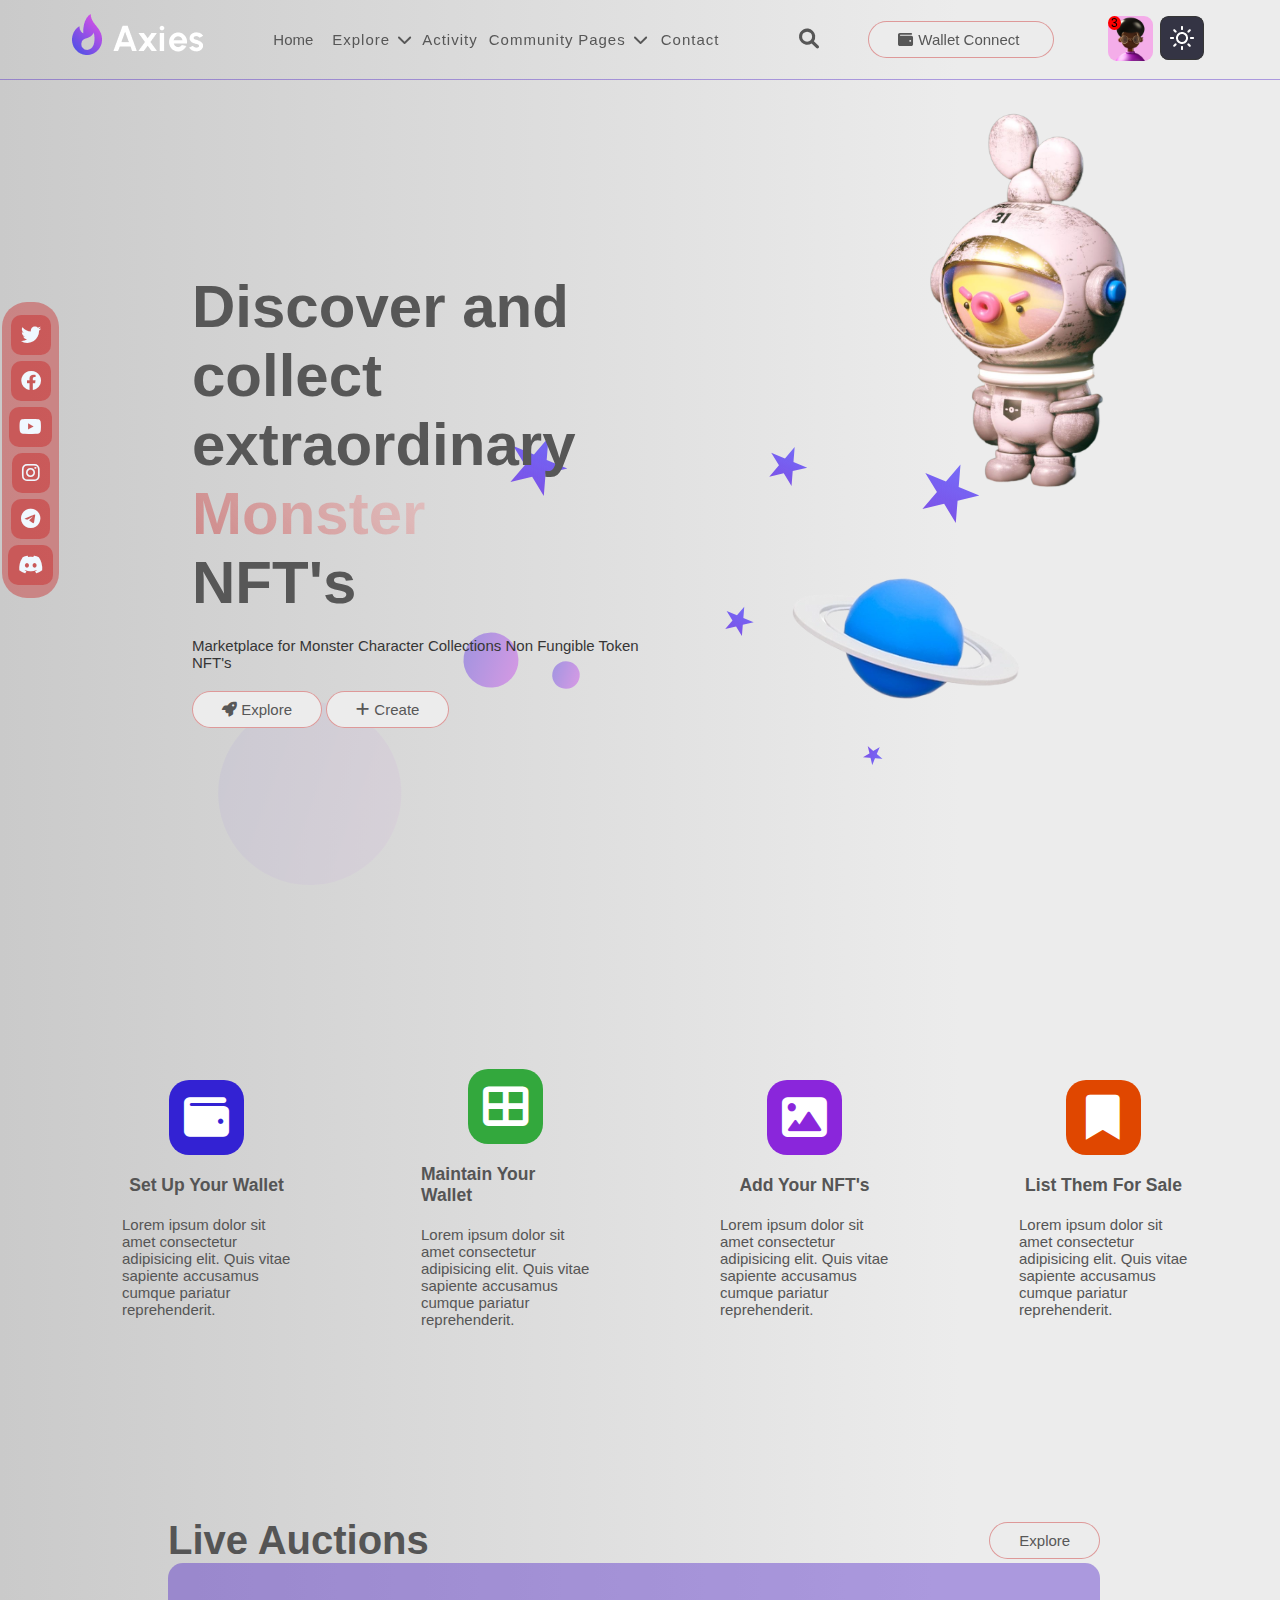
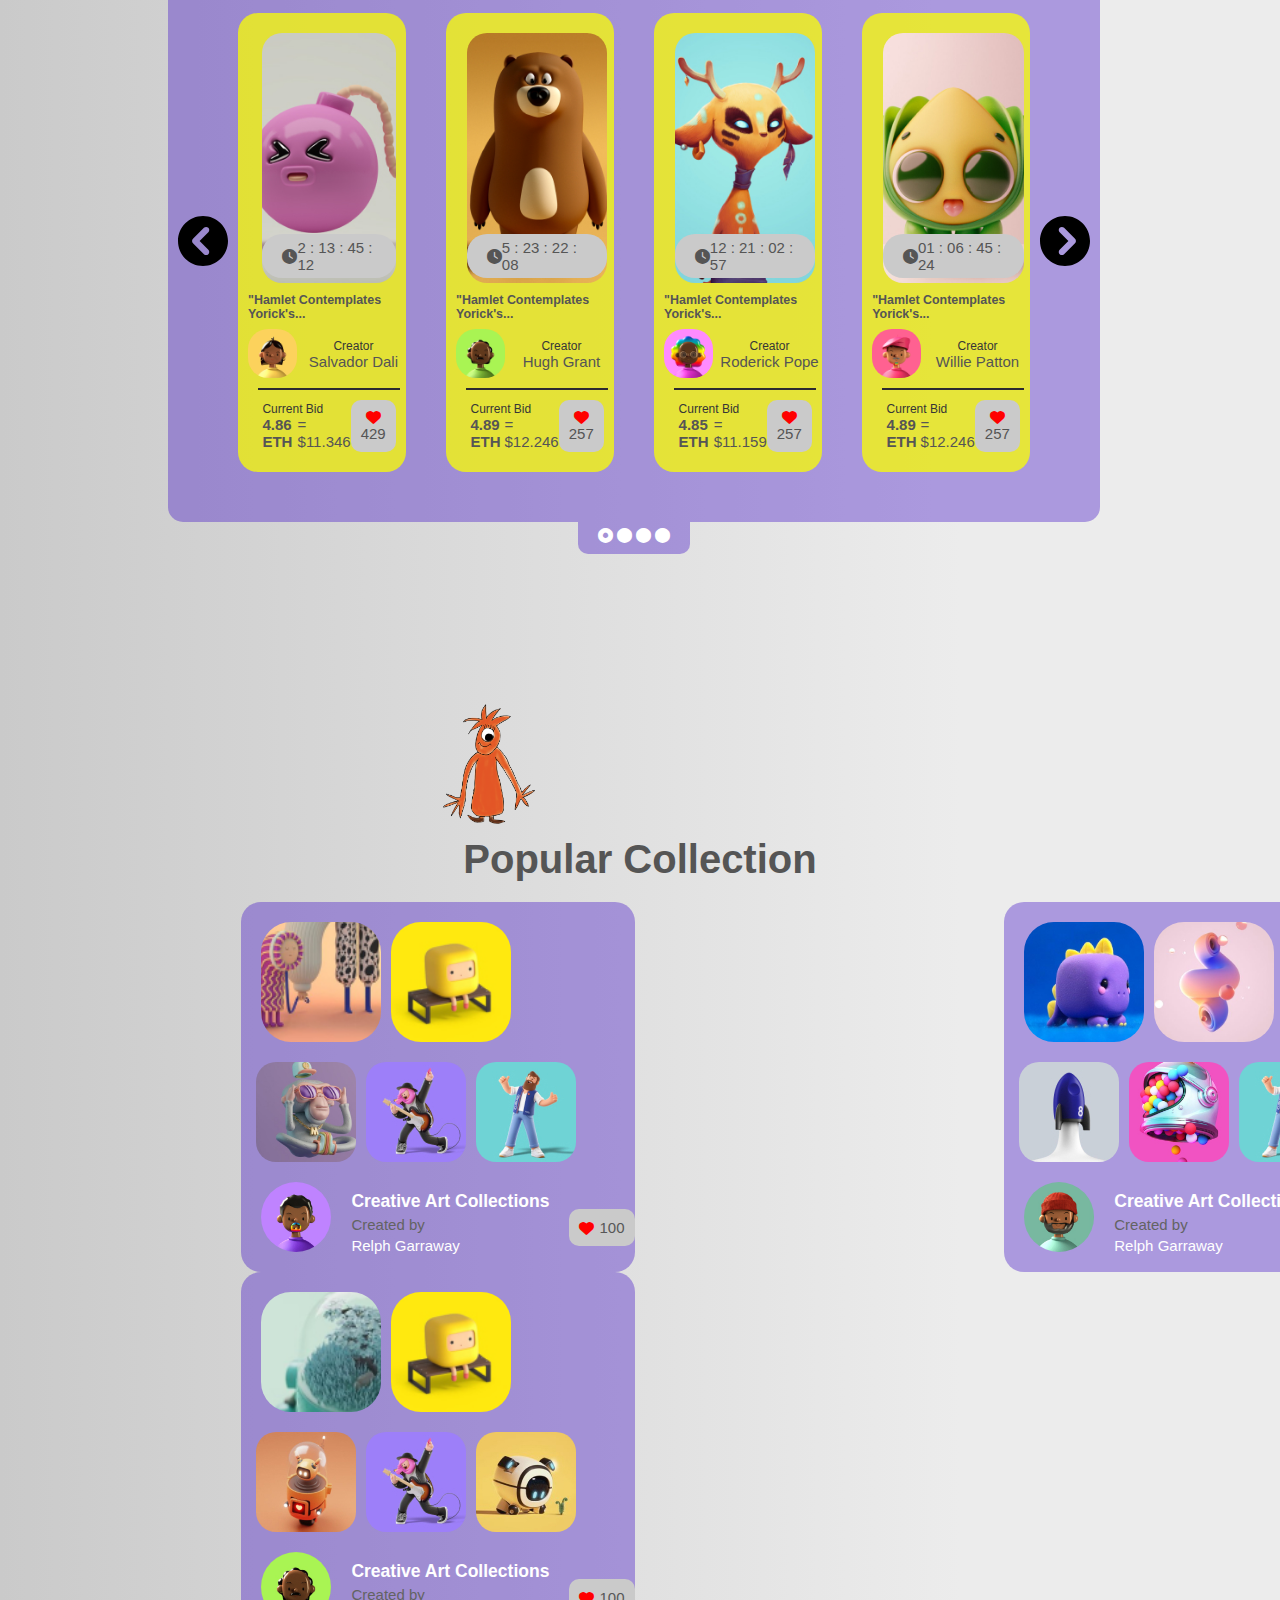
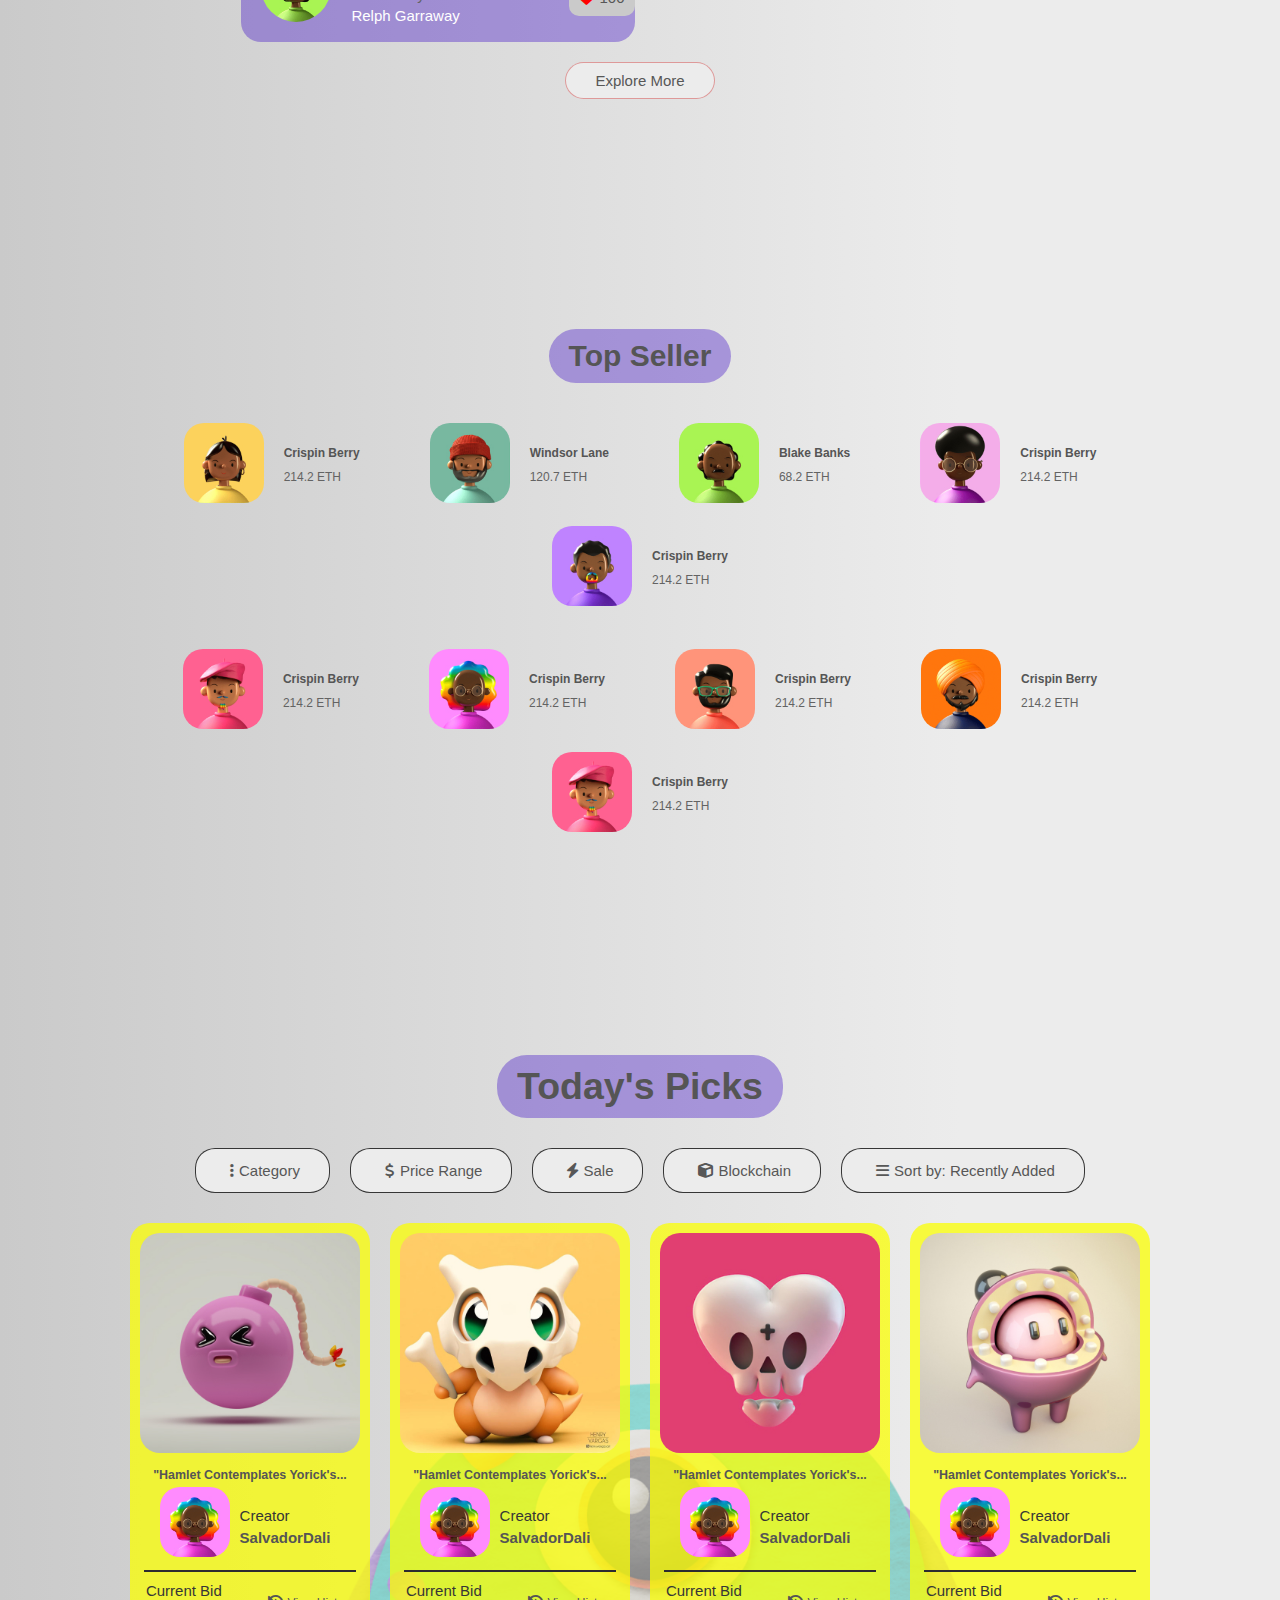
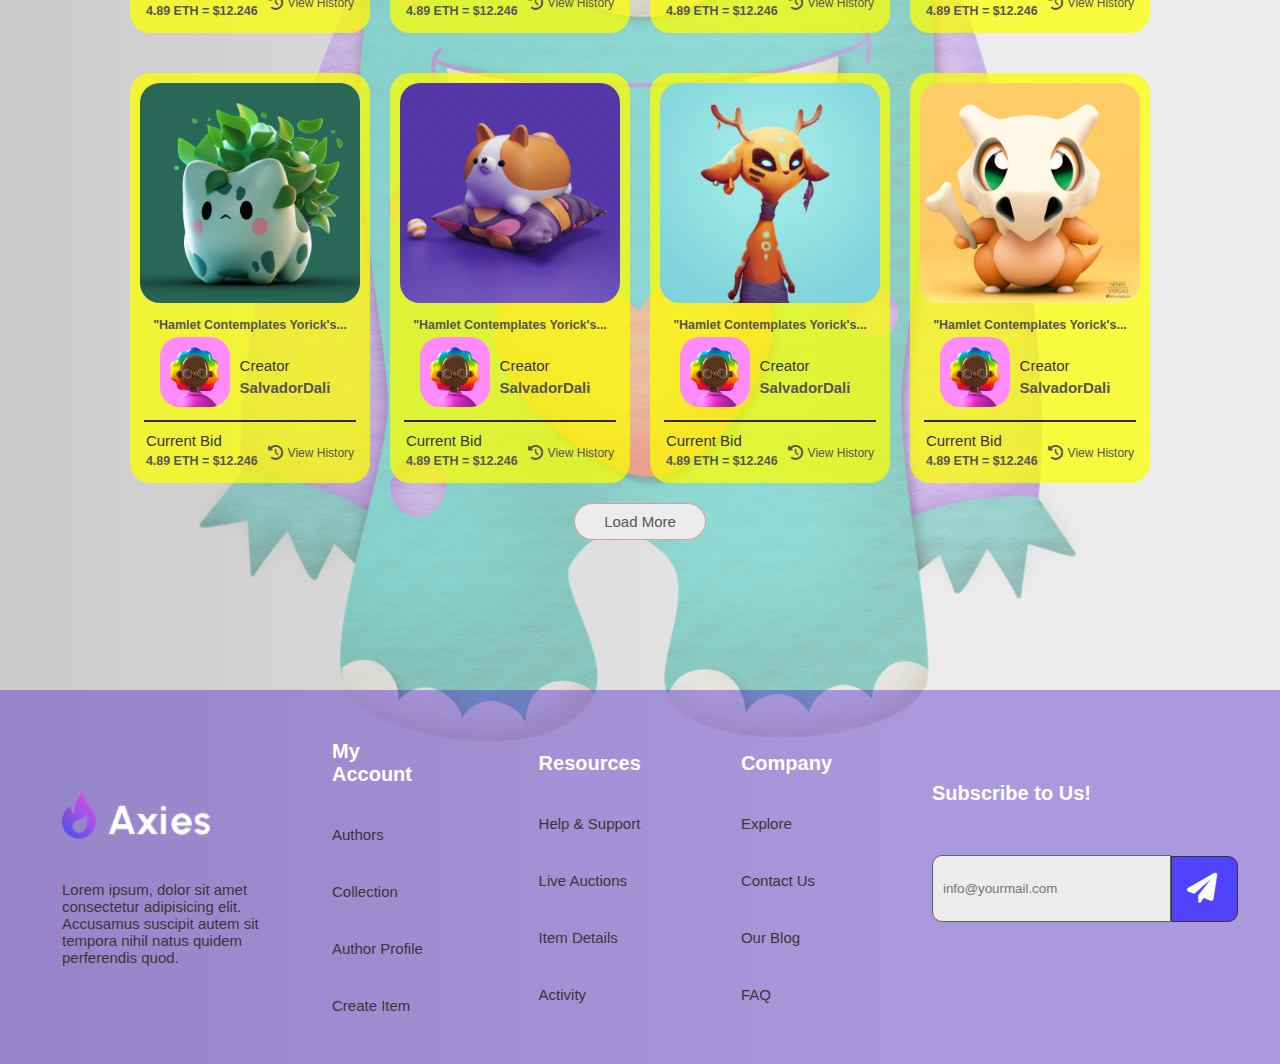
<file: index.html>
<!DOCTYPE html>
<html lang="en">
<head>
    <meta charset="UTF-8">
    <meta http-equiv="X-UA-Compatible" content="IE=edge">
    <meta name="viewport" content="width=device-width, initial-scale=1.0">
    <title>NFT</title>
    <link rel="stylesheet" href="https://cdnjs.cloudflare.com/ajax/libs/font-awesome/6.0.0/css/all.min.css" integrity="sha512-9usAa10IRO0HhonpyAIVpjrylPvoDwiPUiKdWk5t3PyolY1cOd4DSE0Ga+ri4AuTroPR5aQvXU9xC6qOPnzFeg==" crossorigin="anonymous" referrerpolicy="no-referrer" />
    <script src="darkmode.js" defer></script>
    <script type="text/javascript" src="style.js" defer></script>
    <link rel="stylesheet" href="home.css">
    <link rel="apple-touch-icon" sizes="180x180" href="./apple-touch-icon.png">
    <link rel="icon" type="image/png" sizes="32x32" href="./favicon-32x32.png">
    <link rel="icon" type="image/png" sizes="16x16" href="./favicon-16x16.png">
    <link rel="manifest" href="./site.webmanifest">
    
    
</head>
<body>
    
    <!-- navbar -->
    <nav id="navbar" role="navigation">
        <div class="container">
            <div class="navbar__wrapper">
                <div class="navbar__logo">
                    <img src="./assets/axies-images/01_header/logo_dark.png" alt="">
                </div>
                <ul class="navbar__menu">
                    <li class="navbar--home navbar__menu__item">
                      <div class="menu__item--wrapper">
                        <div class="navbar__menu__item">
                            <a href="https://roozbehzhuleh.github.io/AxisNFTHome/" target="_blank">Home</a>
                        </div> 
                      </div>
                    </li>
                    
                    <li class=" navbar__menu__item navbar--explore">
                        <div class="menu__item--wrapper">
                          <div class="navbar__menu__item">
                              <p>Explore</p><i class="fa-solid fa-chevron-down explore-fa"></i>
                          </div> 
                          <div class="dropdown-menu__wrapper dropdown-menu--explore">
                              <ul class="dropdown-menu__list--explore">
                                  <li class="dropdown-menu__item explore__item"><a href="https://roozbehzhuleh.github.io/AxisNFTProfile/">Profile</a></li>
                                  <li class="dropdown-menu__item explore__item"><a href="https://roozbehzhuleh.github.io/AxisNFTLogin/">Login</a></li>
                                  <li class="dropdown-menu__item explore__item"><a href="https://roozbehzhuleh.github.io/AxisNFTProduct/">Product</a></li>
                              </ul>
                          </div> 
                        </div>
                      </li>

                      <li class="navbar--activity navbar__menu__item">
                        <div class="menu__item--wrapper">
                          <div class="navbar__menu__item">
                              <p>Activity</p>
                          </div> 
                        </div>
                      </li>
                      

                      <li class="navbar--community navbar__menu__item">
                        <div class="menu__item--wrapper">
                          <div class="navbar__menu__item">
                              <p>Community</p>
                          </div> 
                        </div>
                      </li>
                      

                      <li class="navbar--pages navbar__menu__item">
                        <div class="menu__item--wrapper">
                          <div class="navbar__menu__item">
                              <p>Pages</p><i class="fa-solid fa-chevron-down pages-fa"></i>
                          </div> 
                          <div class="dropdown-menu__wrapper dropdown-menu__wrapper--pages">
                              <ul class="dropdown-menu__list--pages">
                                  <li class="dropdown-menu__item">Page 1</li>
                                  <li class="dropdown-menu__item">Page 2</li>
                                  <li class="dropdown-menu__item">Page 3</li>
                                  <li class="dropdown-menu__item">Page 4</li>
                                  <li class="dropdown-menu__item">Page 5</li>
                              </ul>
                          </div> 
                        </div>
                      </li>





                      <li class="navbar__contact navbar__menu__item">
                        <div class="menu__item--wrapper">
                          <div class="navbar__menu__item">
                              <p>Contact</p>
                          </div> 
                        </div>
                      </li>




                </ul>
                <div class="navbar__search"><i class="fa-solid fa-magnifying-glass"></i></div>
                <div class="navbar__wallet">
                    <button class="btn btn__primary btn__wallet"><i class="fa-solid fa-wallet"></i><p>Wallet Connect</p></button>
                </div>
                <div class="navbar--modes">
                    <div class="navbar__profile__img">
                        <img  src="./assets/axies-images/04_Top Seller/avt-4.jpg" alt="avatar">
                    </div>
                    <div class="navbar__button-light__div">
                        <img class="navbar__button--light btn__secondary btn" onclick="toggleTheme()" src="./assets/axies-images/01_header/sun.png" alt="Light Mode">
                    </div>
                </div>
                <div class="rp-menu">
                    <i class="fa-solid fa-bars"></i>
                </div>
            </div>
        </div>
    </nav>
    
    
<!-- hero -->


<section id="hero">
    
    <div class="container">
        
        <div class="hero__wrapper">
            <div class="hero__item--left">
                <h1 class="hero__title">Discover and collect extraordinary <br/> <p class="word-monster">Monster</p>NFT's</h1>
                <p class="secondary-text">Marketplace for Monster Character Collections Non Fungible Token NFT's</p>
                <div class="hero__btns">
                    <button class="hero__btn hero__explore btn btn__primary"><i class="fa-solid fa-rocket"></i> Explore</button>
                    <button class="hero__btn hero__create btn btn__primary"><i class="fa-solid fa-plus"></i> Create</button>
                </div>
            </div>
            <div class="hero__item--right">
                <img class="hero__rabbit hero__img" src="./assets/axies-images/02_hero/imgslider2.png" alt="space bunny">
                <img class="hero__blob hero__img" src="./assets/axies-images/02_hero/Blob Shape.svg" alt="blob">
                <img class="hero__ellipse--1 hero__img" src="./assets/axies-images/02_hero/Ellipse 10.svg" alt="ellipse">
                <img class="hero__ellipse--2 hero__img" src="./assets/axies-images/02_hero/Ellipse 10.svg" alt="ellipse">
                <img class="hero__ellipse--3 hero__img" src="./assets/axies-images/02_hero/Ellipse 10.svg" alt="ellipse">
                <img class="hero__ellipse--4 hero__img" src="./assets/axies-images/02_hero/Ellipse 10.svg" alt="ellipse">
                <img class="hero__planet hero__img"src="./assets/axies-images/02_hero/planet.svg" alt="planet">
                <img class="hero__plus--1 hero__img" src="./assets/axies-images/02_hero/plus.svg" alt="plus">
                <img class="hero__plus--2 hero__img" src="./assets/axies-images/02_hero/plus.svg" alt="plus">
                <img class="hero__plus--3 hero__img" src="./assets/axies-images/02_hero/plus.svg" alt="plus">
                <img class="hero__plus--4 hero__img" src="./assets/axies-images/02_hero/plus.svg" alt="plus">
                <img class="hero__plus--5 hero__img" src="./assets/axies-images/02_hero/plus.svg" alt="plus">
                <img class="hero__star--1 hero__img" src="./assets/axies-images/02_hero/Star.svg" alt="star">
                <img class="hero__star--2 hero__img" src="./assets/axies-images/02_hero/Star.svg" alt="star">
                <img class="hero__star--3 hero__img" src="./assets/axies-images/02_hero/Star.svg" alt="star">
                <img class="hero__star--4 hero__img" src="./assets/axies-images/02_hero/Star.svg" alt="star">
                <img class="hero__star--5 hero__img" src="./assets/axies-images/02_hero/Star.svg" alt="star">
            </div>
        </div>
        <div class="hero__wrapper--2">
            <div class="hero__menu hero__menu--1">
                <i class="fa-solid fa-wallet"></i>
                <h3>Set Up Your Wallet</h3>
                <p>Lorem ipsum dolor sit amet consectetur adipisicing elit. Quis vitae sapiente accusamus cumque pariatur reprehenderit.</p>
            </div>

            <div class="hero__menu hero__menu--2">
                <i class="fa-solid fa-table-cells-large"></i>
                <h3>Maintain Your Wallet</h3>
                <p>Lorem ipsum dolor sit amet consectetur adipisicing elit. Quis vitae sapiente accusamus cumque pariatur reprehenderit.</p>
            </div>

            <div class="hero__menu hero__menu--3">
                <i class="fa-solid fa-image"></i>
                <h3>Add Your NFT's</h3>
                <p>Lorem ipsum dolor sit amet consectetur adipisicing elit. Quis vitae sapiente accusamus cumque pariatur reprehenderit.</p>
            </div>

            <div class="hero__menu hero__menu--4">
                <i class="fa-solid fa-bookmark"></i>
                <h3>List Them For Sale</h3>
                <p>Lorem ipsum dolor sit amet consectetur adipisicing elit. Quis vitae sapiente accusamus cumque pariatur reprehenderit.</p>
            </div>
        </div>

    </div>
</section>

<!-- Live Auctions -->

<section id="live-auctions">
    <div class="container">
        <div class="auctions__wrapper">
            <div class="auctions__title__wrapper">
                <div class="auctions__title">
                    <h2>Live Auctions</h2>
                </div>
                <div class="btn-explore">
                    <button class="btn btn__primary">Explore</button>
                </div>
            </div>

            <div class="auctions__items">
                <div class="auctions__item--1 auctions__item">
                    <div class="item__wrapper--1">
                        <a class="bid">
                            <i class="fa-solid fa-tag"></i> <p>Place Bid</p>
                        </a>
                        <div class="item__countdown--1 item__countdown">
                            <i class="fa-solid fa-clock"> </i>
                            <p> 2 : 13 : 45 : 12</p>
                        </div>
                    </div>
                    <h5 class="auctions--1__title--text">"Hamlet Contemplates Yorick's...</h5>
                    <div class="auctions__creator__wrapper">
                        <div class="auctions__creator__img">
                            <img class="auctions__creator--1__img creator__img" src="./assets/axies-images/04_Top Seller/avt-1.jpg" alt="avatar">
                        </div>
                        <div class="auctions__creator__text">
                            <div class="auctions__creator__title">
                                <p>Creator</p>
                            </div> 
                            <div class="auctions__creator__name">
                                <p>Salvador Dali</p>
                            </div>
                        </div>
                    </div>
                    <div class="line"></div>
                    <div class="bid-and-likes__wrapper">
                        <div class="bid__price">
                            <p class="bid__title">Current Bid</p>
                            <div class="bid__price__wrapper">
                                <h4 class="item--1--eth price-eth">4.86 ETH</h4> <p class="item--1--dollar price-dollar"> = $11.346</p>
                            </div>
                            
                        </div>
                        <div class="auctions__likes">
                            <i class="fa-solid fa-heart"></i>
                            <p class="auctions--1--likes">429</p>
                        </div>
                    </div>
                </div> 

                <div class="auctions__item--2 auctions__item">
                    <div class="item__wrapper--2">
                        <a class="bid">
                            <i class="fa-solid fa-tag"></i> <p>Place Bid</p>
                        </a>
                        <div class="item__countdown--2 item__countdown">
                            <i class="fa-solid fa-clock"></i>
                            <p>5 : 23 : 22 : 08</p>
                        </div>
                    </div>
                    <h5>"Hamlet Contemplates Yorick's...</h5>
                    <div class="auctions__creator__wrapper">
                        <div class="auctions__creator__img">
                            <img class="auctions__creator--1__img creator__img" src="./assets/axies-images/04_Top Seller/avt-3.jpg" alt="avatar">
                        </div>
                        <div class="auctions__creator__text">
                            <div class="auctions__creator__title">
                                <p>Creator</p>
                            </div> 
                            <div class="auctions__creator__name">
                                <p>Hugh Grant</p>
                            </div>
                        </div>
                    </div>
                    <div class="line"></div>
                    <div class="bid-and-likes__wrapper">
                        <div class="bid__price">
                            <p class="bid__title">Current Bid</p>
                            <div class="bid__price__wrapper">
                                <h4 class="item--1--eth price-eth">4.89 ETH</h4> <p class="item--1--dollar price-dollar"> = $12.246</p>
                            </div>
                            
                        </div>
                        <div class="auctions__likes">
                            <i class="fa-solid fa-heart"></i>
                            <p class="auctions--1--likes">257</p>
                        </div>
                    </div>
                </div> 

                <div class="auctions__item--3 auctions__item">
                    <div class="item__wrapper--3">
                        <a class="bid">
                            <i class="fa-solid fa-tag"></i> <p>Place Bid</p>
                        </a>
                        <div class="item__countdown--3 item__countdown">
                            <i class="fa-solid fa-clock"></i>
                            <p>12 : 21 : 02 : 57</p>
                        </div>
                    </div>
                    <h5>"Hamlet Contemplates Yorick's...</h5>
                    <div class="auctions__creator__wrapper">
                        <div class="auctions__creator__img">
                            <img class="auctions__creator--1__img creator__img" src="./assets/axies-images/04_Top Seller/avt-7.jpg" alt="avatar">
                        </div>
                        <div class="auctions__creator__text">
                            <div class="auctions__creator__title">
                                <p>Creator</p>
                            </div> 
                            <div class="auctions__creator__name">
                                <p>Roderick Pope</p>
                            </div>
                        </div>
                    </div>
                    <div class="line"></div>
                    <div class="bid-and-likes__wrapper">
                        <div class="bid__price">
                            <p class="bid__title">Current Bid</p>
                            <div class="bid__price__wrapper">
                                <h4 class="item--1--eth price-eth">4.85 ETH</h4> <p class="item--1--dollar price-dollar"> = $11.159</p>
                            </div>
                            
                        </div>
                        <div class="auctions__likes">
                            <i class="fa-solid fa-heart"></i>
                            <p class="auctions--1--likes">257</p>
                        </div>
                    </div>
                </div> 

                <div class="auctions__item--4 auctions__item ">
                    <div class="item__wrapper--4">
                        <a class="bid">
                            <i class="fa-solid fa-tag"></i> <p>Place Bid</p>
                        </a>
                        <div class="item__countdown--4 item__countdown">
                            <i class="fa-solid fa-clock"></i>
                            <p>01 : 06 : 45 : 24</p>
                        </div>
                    </div>
                    <h5>"Hamlet Contemplates Yorick's...</h5>
                    <div class="auctions__creator__wrapper">
                        <div class="auctions__creator__img">
                            <img class="auctions__creator--1__img creator__img" src="./assets/axies-images/04_Top Seller/avt-6.jpg" alt="avatar">
                        </div>
                        <div class="auctions__creator__text">
                            <div class="auctions__creator__title">
                                <p>Creator</p>
                            </div> 
                            <div class="auctions__creator__name">
                                <p>Willie Patton</p>
                            </div>
                        </div>
                    </div>
                    <div class="line"></div>
                    <div class="bid-and-likes__wrapper">
                        <div class="bid__price">
                            <p class="bid__title">Current Bid</p>
                            <div class="bid__price__wrapper">
                                <h4 class="item--1--eth price-eth">4.89 ETH</h4> <p class="item--1--dollar price-dollar"> = $12.246</p>
                            </div>
                            
                        </div>
                        <div class="auctions__likes">
                            <i class="fa-solid fa-heart"></i>
                            <p class="auctions--1--likes">257</p>
                        </div>
                    </div>
                </div> 
            </div>
            <div class="slider">
                <i class="fa-solid fa-circle-dot"></i>
                <i class="fa-solid fa-circle"></i>
                <i class="fa-solid fa-circle"></i>
                <i class="fa-solid fa-circle"></i>
            </div>
            
        </div>
    </div>
</section>

<!--popular collection -->

<section id="collection">
    <div class="container">
        
        <div class="collection__wrapper">
            <div class="collection__title">
                <img src="./assets/axies-images/monsters/monster2.png" alt="">
                <h2>Popular Collection</h2>
            </div>


            <div class="collection__items">
            <div class="collection__item collection__item--1">
                <div class="first-row">
                    <div class="collection__img--1 collection__img"></div>
                    <div class="collection__img--2 collection__img"></div>
                </div>
                <div class="second-row">
                    <div class="collection__img--3 collection__img"></div>
                    <div class="collection__img--4 collection__img"></div>
                    <div class="collection__img--5 collection__img"></div>
                </div>
                <div class="collection__creator">
                    <img src="./assets/axies-images/04_Top Seller/avt-5.jpg" alt="popular creator">
                    <div class="creator__text">
                    <h3>Creative Art Collections</h3>
                    <span class="collection__created"><p>Created by</p></span>
                    <span class="collection__creator--name">Relph Garraway</span>
                    </div>
                    <div class="likes">
                        <i class="fa-solid fa-heart"></i>
                        <p>100</p>
                    </div>
                </div>
            </div>
            <div class="collection__item collection__item--2">
                <div class="first-row">
                    <div class="collection__img--6 collection__img"></div>
                    <div class="collection__img--7 collection__img"></div>
                </div>
                <div class="second-row">
                    <div class="collection__img--8 collection__img"></div>
                    <div class="collection__img--9 collection__img"></div>
                    <div class="collection__img--10 collection__img"></div>
                </div>
                <div class="collection__creator">
                    <img src="./assets/axies-images/04_Top Seller/avt-2.jpg" alt="popular creator">
                    <div class="creator__text">
                        <h3>Creative Art Collections</h3>
                        <span class="collection__created"><p>Created by</p></span>
                        <span class="collection__creator--name">Relph Garraway</span>
                    </div>
                    <div class="likes">
                        <i class="fa-solid fa-heart"></i>
                        <p>100</p>
                    </div>
                </div>
            </div>
            <div class="collection__item collection__item--3">
                <div class="first-row">
                    <div class="collection__img--11 collection__img"></div>
                    <div class="collection__img--12 collection__img"></div>
                </div>
                <div class="second-row">
                    <div class="collection__img--13 collection__img"></div>
                    <div class="collection__img--14 collection__img"></div>
                    <div class="collection__img--15 collection__img"></div>
                </div>
                <div class="collection__creator">
                    <img src="./assets/axies-images/04_Top Seller/avt-3.jpg" alt="popular creator">
                    <div class="creator__text">
                        <h3>Creative Art Collections</h3>
                        <span class="collection__created"><p>Created by</p></span>
                        <span class="collection__creator--name">Relph Garraway</span>
                    </div>
                    <div class="likes">
                        <i class="fa-solid fa-heart"></i>
                        <p>100</p>
                    </div>
                </div>
            </div>
            </div>            
            <button class="explore-collection btn__primary btn">
                <a href="#">Explore More</a>
            </button>
        </div>
    </div>
</section>

<!-- top seller  -->
<section class="seller">
    <div class="container">
        <div class="seller__wrapper">
            <div class="seller__title">
                <h2>Top Seller</h2>
            </div>
            <div class="seller__row--1">
                <div class="seller__card">
                    <div class="seller-img">
                        <img class="seller__avatar" src="./assets/axies-images/04_Top Seller/avt-1.jpg" alt="avatar">
                    </div>
                    <div class="seller__text">
                            <h4>Crispin Berry</h4>
                            <p>214.2 ETH</p>
                    </div>
                </div>

                <div class="seller__card">
                    <div class="seller-img">
                        <img class="seller__avatar" src="./assets/axies-images/04_Top Seller/avt-2.jpg" alt="avatar">
                    </div>
                    <div class="seller__text">
                            <h4>Windsor Lane</h4>
                            <p>120.7 ETH</p>
                    </div>
                </div>

                <div class="seller__card">
                    <div class="seller-img">
                        <img class="seller__avatar" src="./assets/axies-images/04_Top Seller/avt-3.jpg" alt="avatar">
                    </div>
                    <div class="seller__text">
                            <h4>Blake Banks</h4>
                            <p>68.2 ETH</p>
                    </div>
                </div>

                <div class="seller__card">
                    <div class="seller-img">
                        <img class="seller__avatar" src="./assets/axies-images/04_Top Seller/avt-4.jpg" alt="avatar">
                    </div>
                    <div class="seller__text">
                            <h4>Crispin Berry</h4>
                            <p>214.2 ETH</p>
                    </div>
                </div>

                <div class="seller__card">
                    <div class="seller-img">
                        <img class="seller__avatar" src="./assets/axies-images/04_Top Seller/avt-5.jpg" alt="avatar">
                    </div>
                    <div class="seller__text">
                            <h4>Crispin Berry</h4>
                            <p>214.2 ETH</p>
                    </div>
                </div>
            </div>
            <div class="seller__row--2">
                <div class="seller__card">
                    <div class="seller-img">
                        <img class="seller__avatar" src="./assets/axies-images/04_Top Seller/avt-6.jpg" alt="avatar">
                    </div>
                    <div class="seller__text">
                            <h4>Crispin Berry</h4>
                            <p>214.2 ETH</p>
                    </div>
                </div>
                <div class="seller__card">
                    <div class="seller-img">
                        <img class="seller__avatar" src="./assets/axies-images/04_Top Seller/avt-7.jpg" alt="avatar">
                    </div>
                    <div class="seller__text">
                            <h4>Crispin Berry</h4>
                            <p>214.2 ETH</p>
                    </div>
                </div>
                <div class="seller__card">
                    <div class="seller-img">
                        <img class="seller__avatar" src="./assets/axies-images/04_Top Seller/avt-8.jpg" alt="avatar">
                    </div>
                    <div class="seller__text">
                            <h4>Crispin Berry</h4>
                            <p>214.2 ETH</p>
                    </div>
                </div>
                <div class="seller__card">
                    <div class="seller-img">
                        <img class="seller__avatar" src="./assets/axies-images/04_Top Seller/avt-9.jpg" alt="avatar">
                    </div>
                    <div class="seller__text">
                            <h4>Crispin Berry</h4>
                            <p>214.2 ETH</p>
                    </div>
                </div>
                <div class="seller__card">
                    <div class="seller-img">
                        <img class="seller__avatar" src="./assets/axies-images/04_Top Seller/avt-6.jpg" alt="avatar">
                    </div>
                    <div class="seller__text">
                            <h4>Crispin Berry</h4>
                            <p>214.2 ETH</p>
                    </div>
                </div>

            </div>
        </div>
    </div>
</section>

<!-- Today's Picks -->
<section id="today">
    <div class="container">
        <div class="today__wrapper">
            <div class="today__title">
               <h2>Today's Picks</h2>
            </div>
            <div class="today__monster"><img src="./assets/axies-images/monsters/monster1.png" alt="monster"></div>
            <div class="today__sort">
                    <button class="category btn btn__secondary">
                        <i class="fa-solid fa-ellipsis-vertical"></i>
                        <p>Category</p>
                    </button>
                    <button class="price btn btn__secondary">
                        <i class="fa-solid fa-dollar-sign"></i>
                        <p>Price Range</p>
                    </button>
                    <button class="sale btn btn__secondary">
                        <i class="fa-solid fa-bolt"></i>
                        <p>Sale</p>
                    </button>
                    <button class="blockchain btn btn__secondary">
                        <i class="fa-solid fa-cube"></i>
                        <p>Blockchain</p>
                    </button>
                    <button class="sort-by btn btn__secondary">
                        <i class="fa-solid fa-bars"></i>
                        <p>Sort by: Recently Added</p>
                    </button>
            </div>
           

            <div class="today__row--1">
                <div class="today__item--1 today__item">
                    <div class="today__wrapper--1">
                    </div>
                    <h5>"Hamlet Contemplates Yorick's...</h5>
                    <div class="today__creator">
                        <div class="today__img">
                            <img src="./assets/axies-images/04_Top Seller/avt-7.jpg" alt="avatar">
                        </div>
                        <div class="today__text">
                            <p>Creator</p>
                            <h4>SalvadorDali</h4>
                        </div>
                    </div>
                  
                    <div class="line"></div>
                    <div class="today__bid">
                        <div class="today__price">
                            <p>Current Bid</p>
                            <h5>4.89 ETH = $12.246</h5>
                        </div>
                        <div class="history">
                            <i class="fa-solid fa-clock-rotate-left"></i>
                            <p>View History</p>
                        </div>
                        
                    </div>
                </div> 


                <div class="today__item--2 today__item">
                    <div class="today__wrapper--2">
                    </div>
                    <h5>"Hamlet Contemplates Yorick's...</h5>
                    <div class="today__creator">
                        <div class="today__img">
                            <img src="./assets/axies-images/04_Top Seller/avt-7.jpg" alt="avatar">
                        </div>
                        <div class="today__text">
                            <p>Creator</p>
                            <h4>SalvadorDali</h4>
                        </div>
                    </div>
                  
                    <div class="line"></div>
                    <div class="today__bid">
                        <div class="today__price">
                            <p>Current Bid</p>
                            <h5>4.89 ETH = $12.246</h5>
                        </div>
                        <div class="history">
                            <i class="fa-solid fa-clock-rotate-left"></i>
                            <p>View History</p>
                        </div>
                        
                    </div>
                </div> 

                <div class="today__item--3 today__item">
                    <div class="today__wrapper--3">
                    </div>
                    <h5>"Hamlet Contemplates Yorick's...</h5>
                    <div class="today__creator">
                        <div class="today__img">
                            <img src="./assets/axies-images/04_Top Seller/avt-7.jpg" alt="avatar">
                        </div>
                        <div class="today__text">
                            <p>Creator</p>
                            <h4>SalvadorDali</h4>
                        </div>
                    </div>
                  
                    <div class="line"></div>
                    <div class="today__bid">
                        <div class="today__price">
                            <p>Current Bid</p>
                            <h5>4.89 ETH = $12.246</h5>
                        </div>
                        <div class="history">
                            <i class="fa-solid fa-clock-rotate-left"></i>
                            <p>View History</p>
                        </div>
                        
                    </div>
                </div> 

                <div class="today__item--4 today__item">
                    <div class="today__wrapper--4">
                    </div>
                    <h5>"Hamlet Contemplates Yorick's...</h5>
                    <div class="today__creator">
                        <div class="today__img">
                            <img src="./assets/axies-images/04_Top Seller/avt-7.jpg" alt="avatar">
                        </div>
                        <div class="today__text">
                            <p>Creator</p>
                            <h4>SalvadorDali</h4>
                        </div>
                    </div>
                  
                    <div class="line"></div>
                    <div class="today__bid">
                        <div class="today__price">
                            <p>Current Bid</p>
                            <h5>4.89 ETH = $12.246</h5>
                        </div>
                        <div class="history">
                            <i class="fa-solid fa-clock-rotate-left"></i>
                            <p>View History</p>
                        </div>
                        
                    </div>
                </div> 


            </div>

            

            <div class="today__row--2">

                <div class="today__item--5 today__item">
                    <div class="today__wrapper--5">
                    </div>
                    <h5>"Hamlet Contemplates Yorick's...</h5>
                    <div class="today__creator">
                        <div class="today__img">
                            <img src="./assets/axies-images/04_Top Seller/avt-7.jpg" alt="avatar">
                        </div>
                        <div class="today__text">
                            <p>Creator</p>
                            <h4>SalvadorDali</h4>
                        </div>
                    </div>
                  
                    <div class="line"></div>
                    <div class="today__bid">
                        <div class="today__price">
                            <p>Current Bid</p>
                            <h5>4.89 ETH = $12.246</h5>
                        </div>
                        <div class="history">
                            <i class="fa-solid fa-clock-rotate-left"></i>
                            <p>View History</p>
                        </div>
                        
                    </div>
                </div> 

                <div class="today__item--6 today__item">
                    <div class="today__wrapper--6">
                    </div>
                    <h5>"Hamlet Contemplates Yorick's...</h5>
                    <div class="today__creator">
                        <div class="today__img">
                            <img src="./assets/axies-images/04_Top Seller/avt-7.jpg" alt="avatar">
                        </div>
                        <div class="today__text">
                            <p>Creator</p>
                            <h4>SalvadorDali</h4>
                        </div>
                    </div>
                  
                    <div class="line"></div>
                    <div class="today__bid">
                        <div class="today__price">
                            <p>Current Bid</p>
                            <h5>4.89 ETH = $12.246</h5>
                        </div>
                        <div class="history">
                            <i class="fa-solid fa-clock-rotate-left"></i>
                            <p>View History</p>
                        </div>
                        
                    </div>
                </div> 

                <div class="today__item--7 today__item">
                    <div class="today__wrapper--7">
                    </div>
                    <h5>"Hamlet Contemplates Yorick's...</h5>
                    <div class="today__creator">
                        <div class="today__img">
                            <img src="./assets/axies-images/04_Top Seller/avt-7.jpg" alt="avatar">
                        </div>
                        <div class="today__text">
                            <p>Creator</p>
                            <h4>SalvadorDali</h4>
                        </div>
                    </div>
                  
                    <div class="line"></div>
                    <div class="today__bid">
                        <div class="today__price">
                            <p>Current Bid</p>
                            <h5>4.89 ETH = $12.246</h5>
                        </div>
                        <div class="history">
                            <i class="fa-solid fa-clock-rotate-left"></i>
                            <p>View History</p>
                        </div>
                        
                    </div>
                </div> 

                <div class="today__item--8 today__item">
                    <div class="today__wrapper--8">
                    </div>
                    <h5>"Hamlet Contemplates Yorick's...</h5>
                    <div class="today__creator">
                        <div class="today__img">
                            <img src="./assets/axies-images/04_Top Seller/avt-7.jpg" alt="avatar">
                        </div>
                        <div class="today__text">
                            <p>Creator</p>
                            <h4>SalvadorDali</h4>
                        </div>
                    </div>
                  
                    <div class="line"></div>
                    <div class="today__bid">
                        <div class="today__price">
                            <p>Current Bid</p>
                            <h5>4.89 ETH = $12.246</h5>
                        </div>
                        <div class="history">
                            <i class="fa-solid fa-clock-rotate-left"></i>
                            <p>View History</p>
                        </div>
                        
                    </div>
                </div> 


            </div>

            <div class="load-more">
                <button class="btn btn__primary">Load More</button>
            </div>
        </div>
    </div>
</section>

<!-- footer -->
<footer>
    <section class="footer">
        <div class="container">
            <div class="footer__wrapper">
                <div class="footer__logo">
                    <img src="./assets/axies-images/01_header/logo_dark.png" alt="logo">
                    <p>Lorem ipsum, dolor sit amet consectetur adipisicing elit. Accusamus suscipit autem sit tempora nihil natus quidem perferendis quod.</p>
                </div>
                <div class="footer__links--1 footer__links">
                    <h4>My Account</h4>
                    <a href="#">Authors</a>
                    <a href="#">Collection</a>
                    <a href="#">Author Profile</a>
                    <a href="#">Create Item</a>
                </div>
                <div class="footer__links--2 footer__links">
                    <h4>Resources</h4>
                    <a href="#">Help & Support</a>
                    <a href="#">Live Auctions</a>
                    <a href="#">Item Details</a>
                    <a href="#">Activity</a>
                </div>
                <div class="footer__links--3 footer__links">
                    <h4>Company</h4>
                    <a href="#">Explore</a>
                    <a href="#">Contact Us</a>
                    <a href="#">Our Blog</a>
                    <a href="#">FAQ</a>
                </div>
                <div class="subscribe">
                    <h4>Subscribe to Us!</h4>
                    <div class="email">
                        <input type="text" placeholder="info@yourmail.com" id="email">
                        <button class="submit" type="submit"><i class="fa-solid fa-paper-plane"></i></button>
                    </div>
                    <div class="social" style="color:aliceblue">
                        <i class="fa-brands fa-twitter"></i>
                        <i class="fa-brands fa-facebook"></i>
                        <i class="fa-brands fa-youtube"></i>
                        <i class="fa-brands fa-instagram"></i>
                        <i class="fa-brands fa-telegram"></i>
                        <i class="fa-brands fa-discord"></i>
                    </div>
                </div>
            </div>
        </div>
    </section>
</footer>
</body>
</html>
</file>
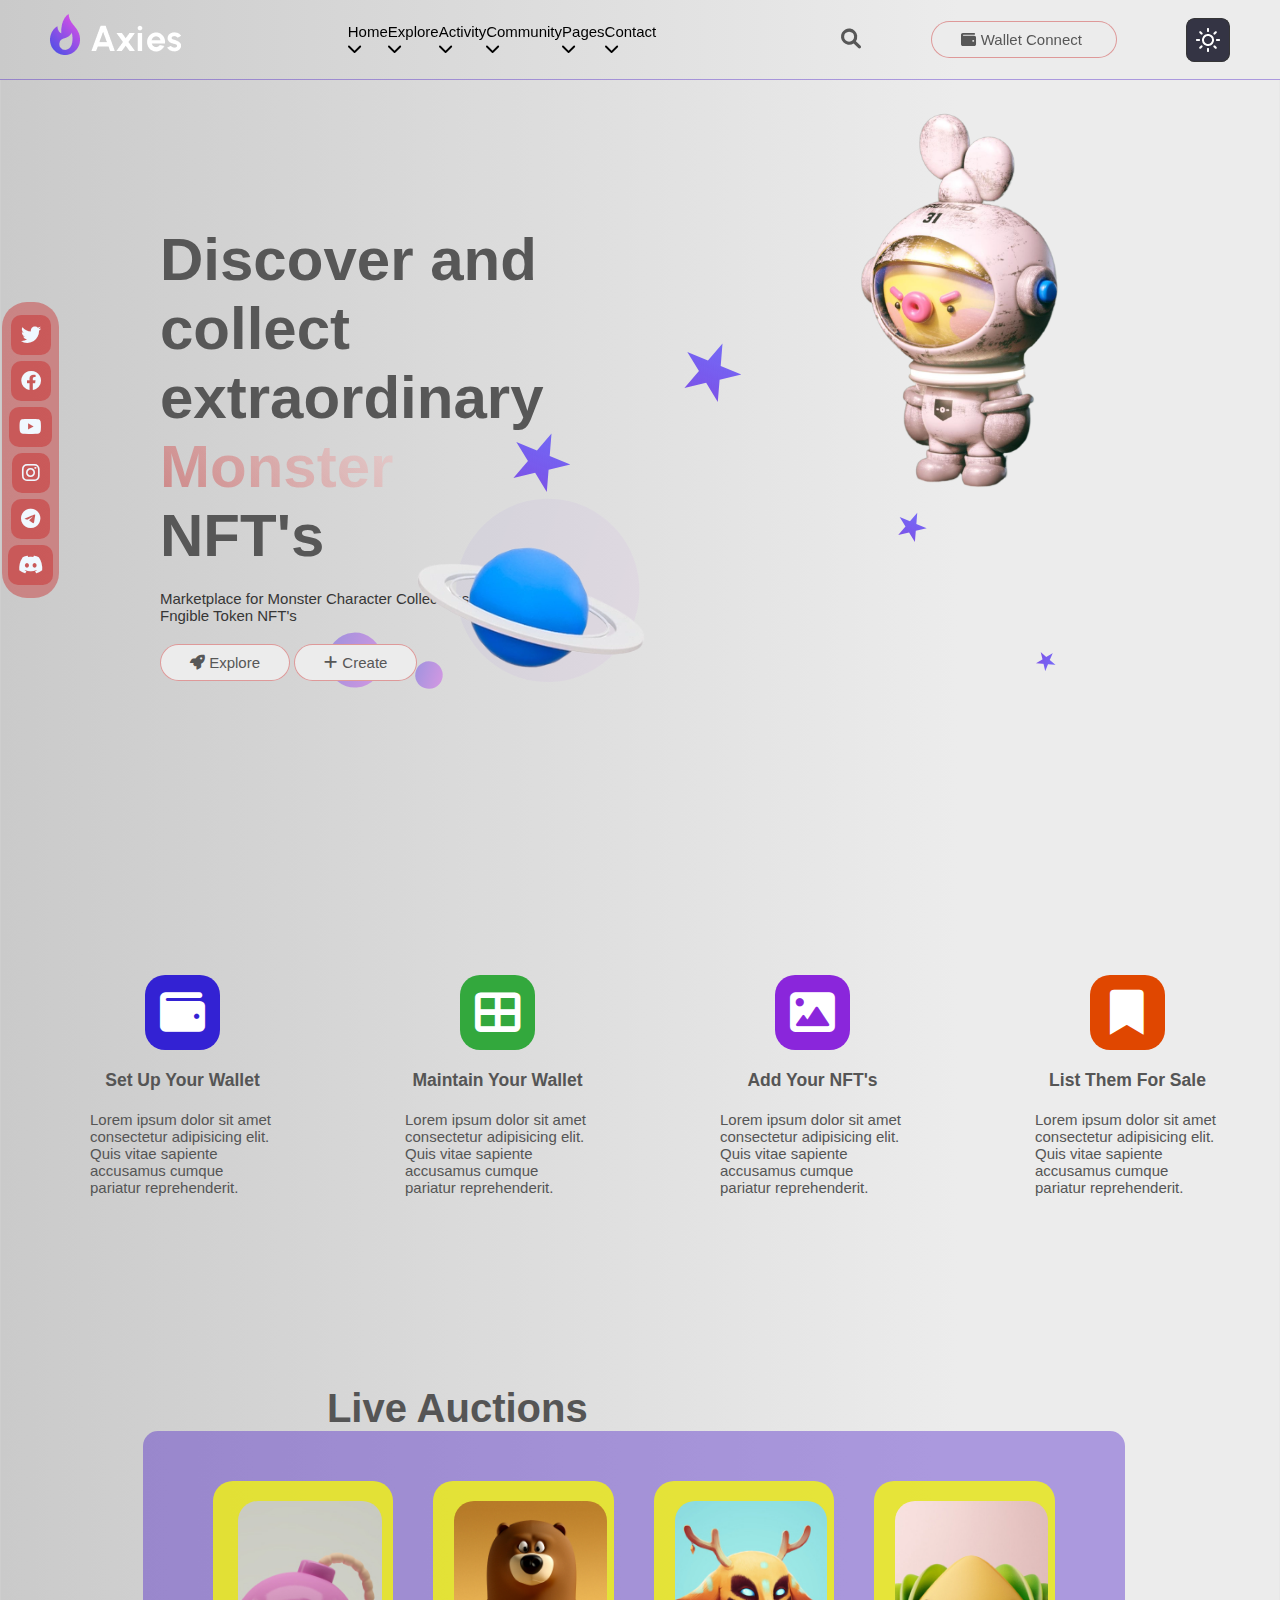
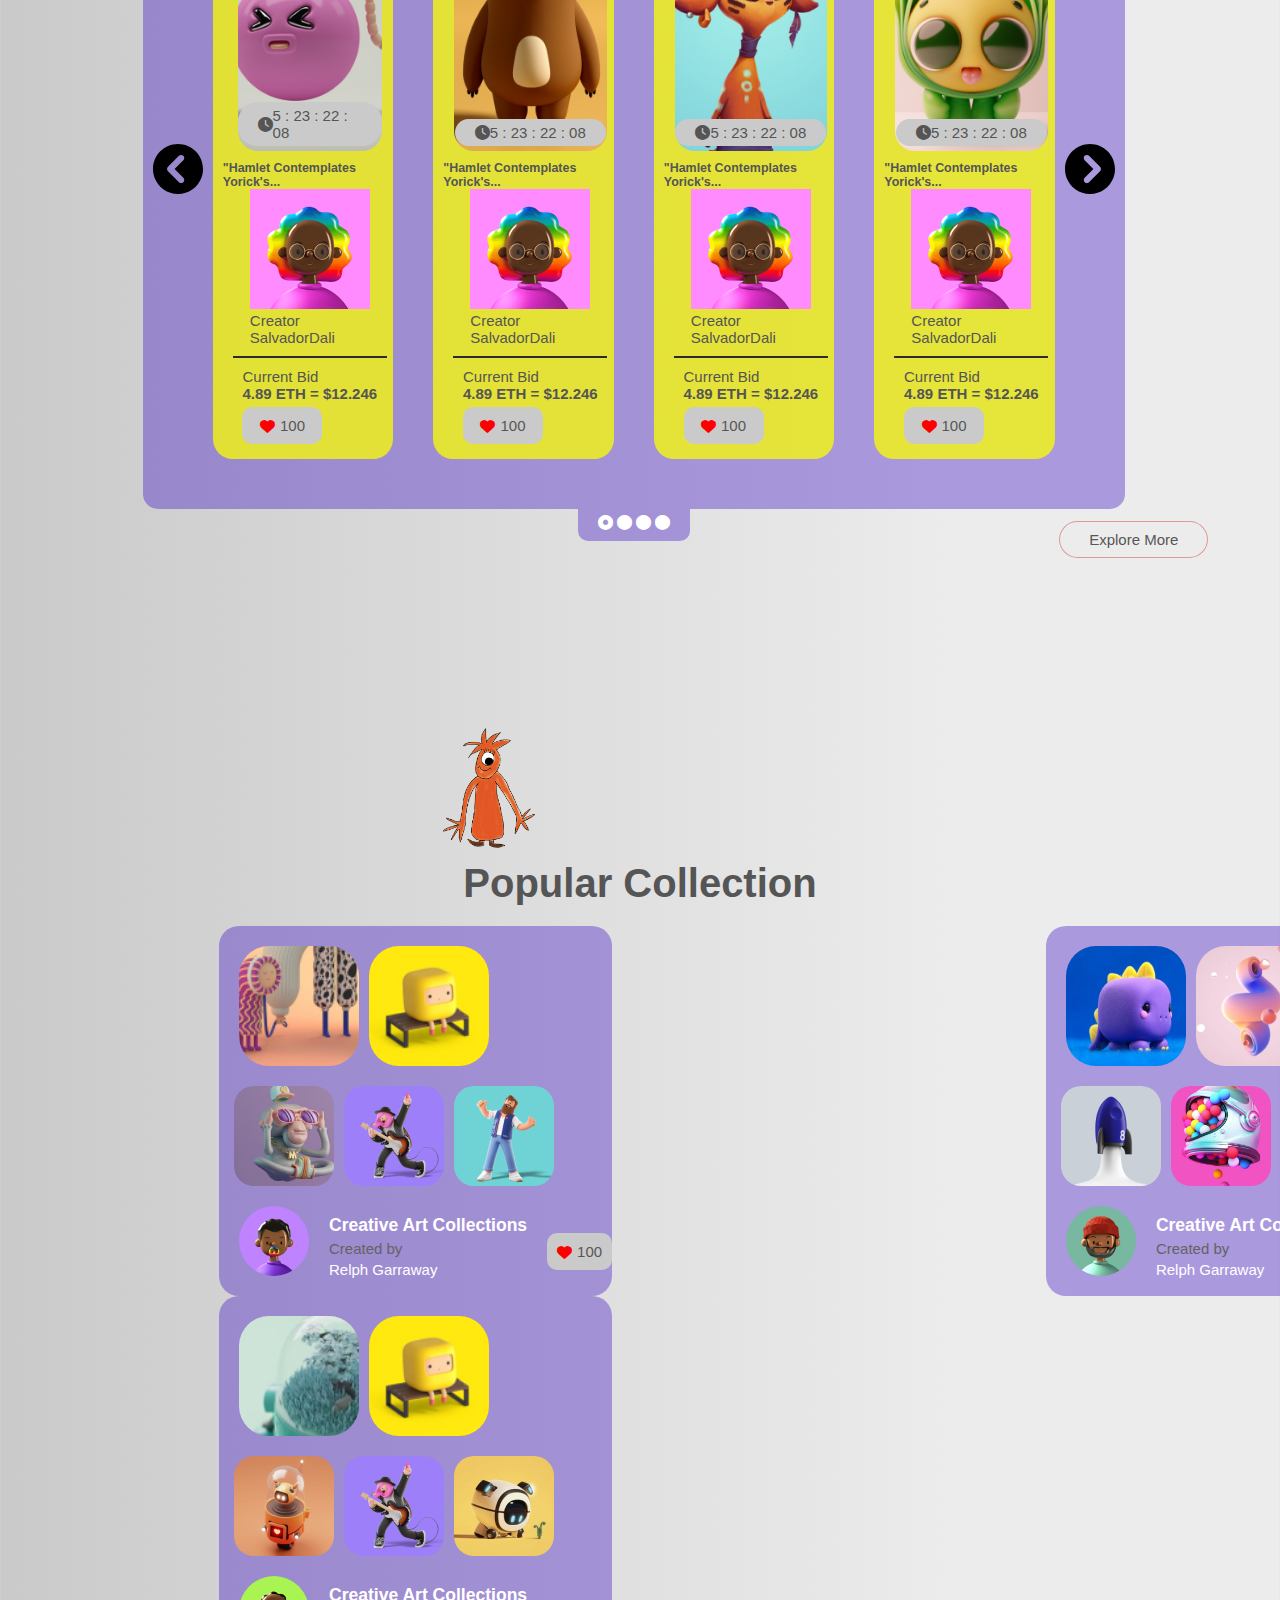
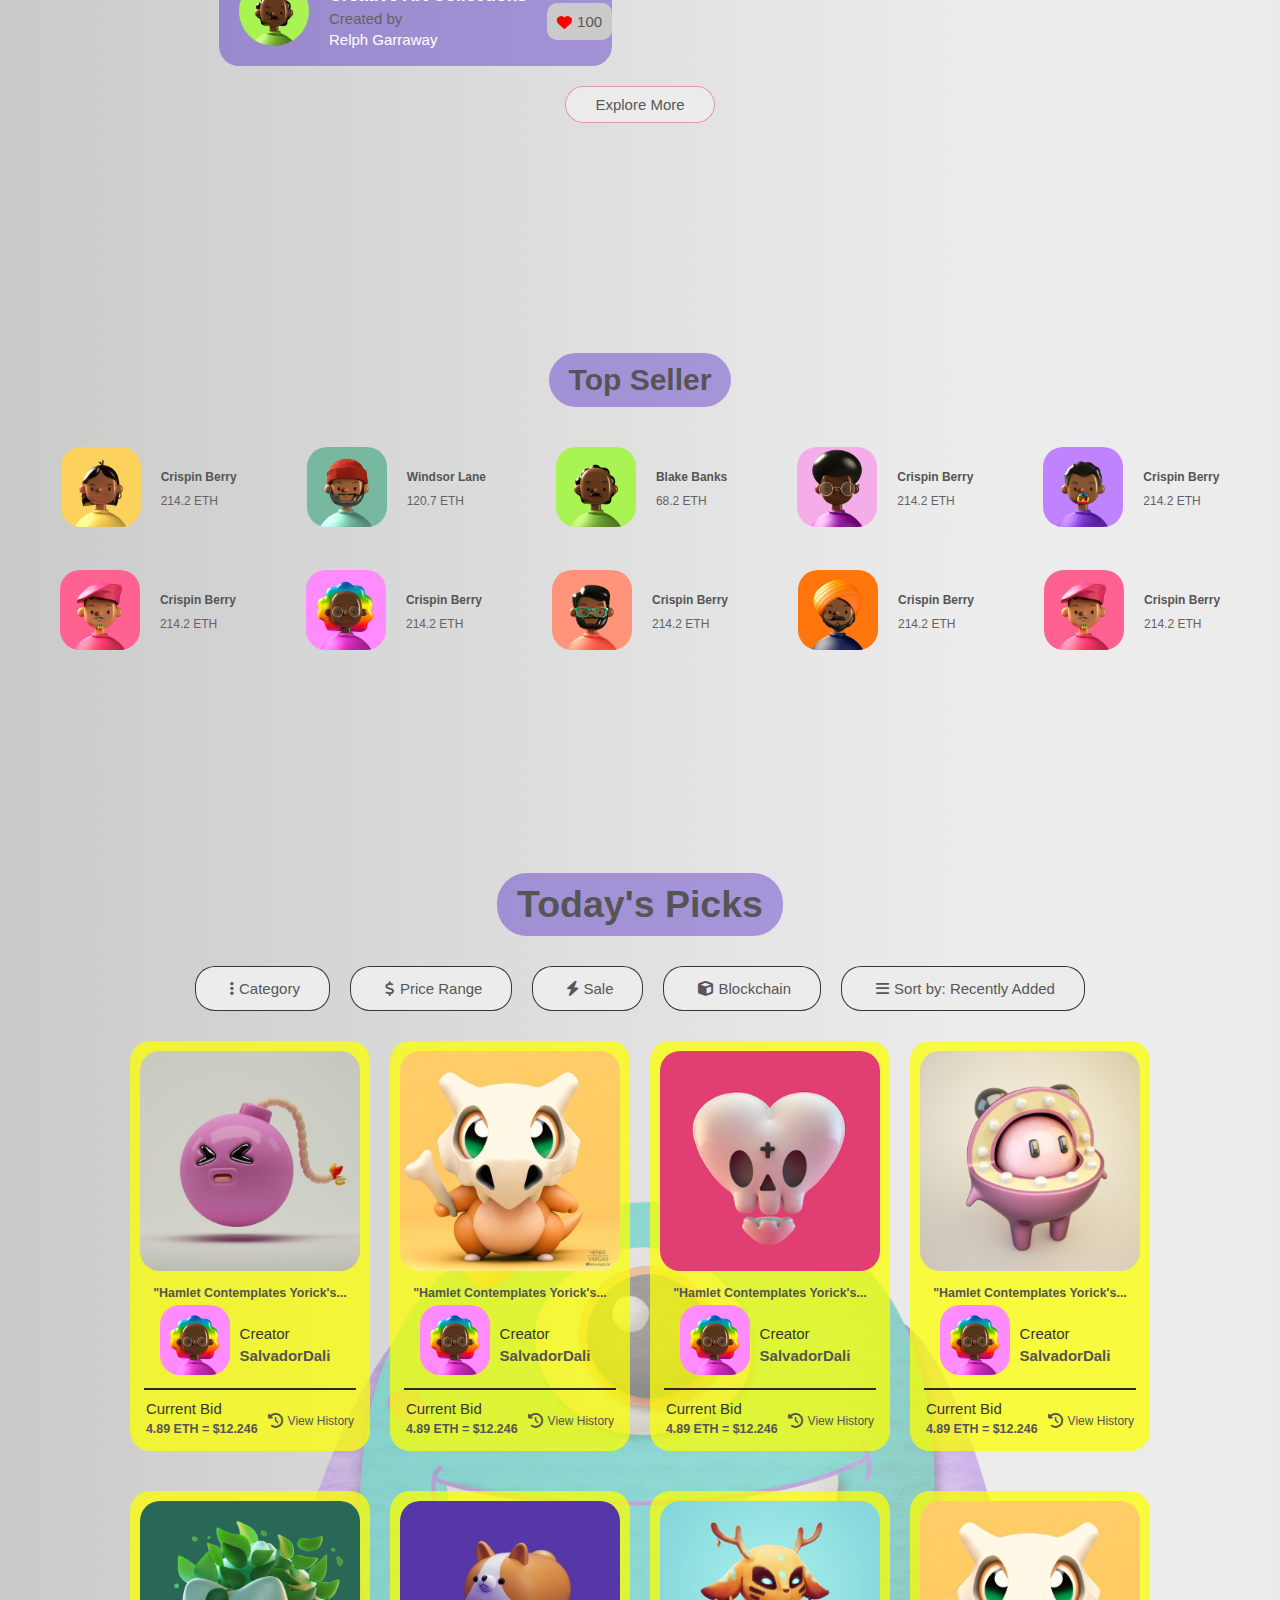
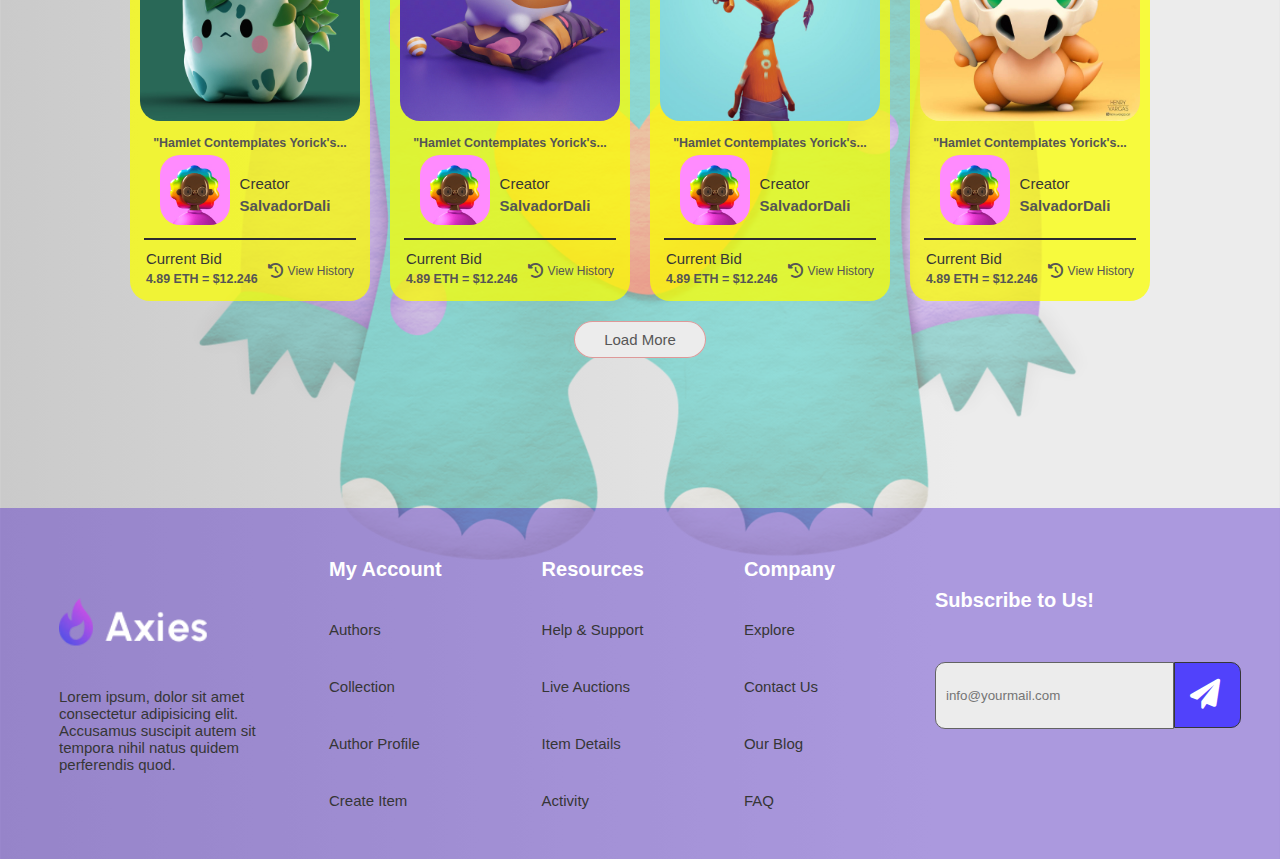
<file: home.html>
<!DOCTYPE html>
<html lang="en">
<head>
    <meta charset="UTF-8">
    <meta http-equiv="X-UA-Compatible" content="IE=edge">
    <meta name="viewport" content="width=device-width, initial-scale=1.0">
    <title>NFT</title>
    <link rel="stylesheet" href="https://cdnjs.cloudflare.com/ajax/libs/font-awesome/6.0.0/css/all.min.css" integrity="sha512-9usAa10IRO0HhonpyAIVpjrylPvoDwiPUiKdWk5t3PyolY1cOd4DSE0Ga+ri4AuTroPR5aQvXU9xC6qOPnzFeg==" crossorigin="anonymous" referrerpolicy="no-referrer" />
    <script src="script.js"></script>
    <link rel="stylesheet" href="./style/general/layout.css">
    <link rel="stylesheet" href="./style/home/MQ.css">
    <link rel="stylesheet" href="./style/home/navbar.css">
    <link rel="stylesheet" href="./style/home/hero.css">
    <link rel="stylesheet" href="./style/home/auctions.css">
    <link rel="stylesheet" href="./style/home/collection.css">
    <link rel="stylesheet" href="./style/home/seller.css">
    <link rel="stylesheet" href="./style/home/today.css">
    <link rel="stylesheet" href="./style/home/footer.css">
    
</head>
<body>
    <nav id="navbar" role="navigation">
        <div class="container">
            <li class="navbar__wrapper">
                <div class="navbar__logo">
                    <img src="./assets/axies-images/01_header/logo_dark.png" alt="">
                </div>
                <ul class="navbar__menu">
                    <li class="navbar__home navbar__menu--item"><p>Home</p><i class="fa-solid fa-chevron-down"></i></li>
                    <li class="navbar__explore navbar__menu--item"><p>Explore</p><i class="fa-solid fa-chevron-down"></i></li>
                    <li class="navbar__activity navbar__menu--item"><p>Activity</p><i class="fa-solid fa-chevron-down"></i></li>
                    <li class="navbar__community navbar__menu--item"><p>Community</p><i class="fa-solid fa-chevron-down"></i></li>
                    <li class="navbar__pages navbar__menu--item"><p>Pages</p><i class="fa-solid fa-chevron-down"></i></li>
                    <li class="navbar__contact navbar__menu--item"><p>Contact</p><i class="fa-solid fa-chevron-down"></i></li>
                </ul>
                <div class="navbar__search"><i class="fa-solid fa-magnifying-glass"></i></div>
                <div class="navbar__wallet">
                    <button class="btn btn__primary btn__wallet"><i class="fa-solid fa-wallet"></i><p>Wallet Connect</p></button>
                </div>
                <div class="navbar--modes">
                    <img class="navbar__button--light btn__secondary btn" onclick="toggleTheme()" src="./assets/axies-images/01_header/sun.png" alt="Light Mode">
                </div>
            </div>
        </div>
    </nav>
    
    
<!-- hero -->


<section id="hero">
    <div class="container">
        <div class="hero__wrapper">
            <div class="hero__item--left">
                <h1 class="hero__title">Discover and collect <br/>extraordinary <br/> <p class="word-monster">Monster</p> NFT's</h1>
                <p class="secondary-text">Marketplace for Monster Character Collections Non Fngible Token NFT's</p>
                <div class="hero__btns">
                    <button class="hero__btn hero__explore btn btn__primary"><i class="fa-solid fa-rocket"></i> Explore</button>
                    <button class="hero__btn hero__create btn btn__primary"><i class="fa-solid fa-plus"></i> Create</button>
                </div>
            </div>
            <div class="hero__item--right">
                <img class="hero__rabbit hero__img" src="./assets/axies-images/02_hero/imgslider2.png" alt="space bunny">
                <img class="hero__blob hero__img" src="./assets/axies-images/02_hero/Blob Shape.svg" alt="blob">
                <img class="hero__ellipse--1 hero__img" src="./assets/axies-images/02_hero/Ellipse 10.svg" alt="ellipse">
                <img class="hero__ellipse--2 hero__img" src="./assets/axies-images/02_hero/Ellipse 10.svg" alt="ellipse">
                <img class="hero__ellipse--3 hero__img" src="./assets/axies-images/02_hero/Ellipse 10.svg" alt="ellipse">
                <img class="hero__ellipse--4 hero__img" src="./assets/axies-images/02_hero/Ellipse 10.svg" alt="ellipse">
                <img class="hero__planet hero__img"src="./assets/axies-images/02_hero/planet.svg" alt="planet">
                <img class="hero__plus--1 hero__img" src="./assets/axies-images/02_hero/plus.svg" alt="plus">
                <img class="hero__plus--2 hero__img" src="./assets/axies-images/02_hero/plus.svg" alt="plus">
                <img class="hero__plus--3 hero__img" src="./assets/axies-images/02_hero/plus.svg" alt="plus">
                <img class="hero__plus--4 hero__img" src="./assets/axies-images/02_hero/plus.svg" alt="plus">
                <img class="hero__plus--5 hero__img" src="./assets/axies-images/02_hero/plus.svg" alt="plus">
                <img class="hero__star--1 hero__img" src="./assets/axies-images/02_hero/Star.svg" alt="star">
                <img class="hero__star--2 hero__img" src="./assets/axies-images/02_hero/Star.svg" alt="star">
                <img class="hero__star--3 hero__img" src="./assets/axies-images/02_hero/Star.svg" alt="star">
                <img class="hero__star--4 hero__img" src="./assets/axies-images/02_hero/Star.svg" alt="star">
                <img class="hero__star--5 hero__img" src="./assets/axies-images/02_hero/Star.svg" alt="star">
            </div>
        </div>
        <div class="hero__wrapper--2">
            <div class="hero__menu hero__menu--1">
                <i class="fa-solid fa-wallet"></i>
                <h3>Set Up Your Wallet</h3>
                <p>Lorem ipsum dolor sit amet consectetur adipisicing elit. Quis vitae sapiente accusamus cumque pariatur reprehenderit.</p>
            </div>

            <div class="hero__menu hero__menu--2">
                <i class="fa-solid fa-table-cells-large"></i>
                <h3>Maintain Your Wallet</h3>
                <p>Lorem ipsum dolor sit amet consectetur adipisicing elit. Quis vitae sapiente accusamus cumque pariatur reprehenderit.</p>
            </div>

            <div class="hero__menu hero__menu--3">
                <i class="fa-solid fa-image"></i>
                <h3>Add Your NFT's</h3>
                <p>Lorem ipsum dolor sit amet consectetur adipisicing elit. Quis vitae sapiente accusamus cumque pariatur reprehenderit.</p>
            </div>

            <div class="hero__menu hero__menu--4">
                <i class="fa-solid fa-bookmark"></i>
                <h3>List Them For Sale</h3>
                <p>Lorem ipsum dolor sit amet consectetur adipisicing elit. Quis vitae sapiente accusamus cumque pariatur reprehenderit.</p>
            </div>
        </div>

    </div>
</section>

<!-- Live Auctions -->

<section id="live-auctions">
    <div class="container">
        <div class="auctions__wrapper">
            <div class="auctions__title">
                <h2>Live Auctions</h2>
            </div>

            <div class="auctions__items">
                <div class="auctions__item--1 auctions__item">
                    <div class="item__wrapper--1">
                        <a class="bid">
                            <i class="fa-solid fa-tag"></i> <p>Place Bid</p>
                        </a>
                        <div class="item__countdown--1 item__countdown">
                            <i class="fa-solid fa-clock"> </i>
                            <p> 5 : 23 : 22 : 08</p>
                        </div>
                    </div>
                    <h5>"Hamlet Contemplates Yorick's...</h5>
                    <div class="auctions__creator">
                        <img src="./assets/axies-images/04_Top Seller/avt-7.jpg" alt="avatar">
                        <p>Creator <br/> SalvadorDali</p>
                    </div>
                    <div class="line"></div>
                    <div class="current-bid">
                        <div class="bid__price">
                            <p>Current Bid</p>
                            <h4>4.89 ETH = $12.246</h4>
                        </div>
                        <div class="likes">
                            <i class="fa-solid fa-heart"></i>
                            <p>100</p>
                        </div>
                    </div>
                </div> 

                <div class="auctions__item--2 auctions__item">
                    <div class="item__wrapper--2">
                        <a class="bid">
                            <i class="fa-solid fa-tag"></i> <p>Place Bid</p>
                        </a>
                        <div class="item__countdown--2 item__countdown">
                            <i class="fa-solid fa-clock"></i>
                            <p>5 : 23 : 22 : 08</p>
                        </div>
                    </div>
                    <h5>"Hamlet Contemplates Yorick's...</h5>
                    <div class="auctions__creator">
                        <img src="./assets/axies-images/04_Top Seller/avt-7.jpg" alt="avatar">
                        <p>Creator <br/> SalvadorDali</p>
                    </div>
                    <div class="line"></div>
                    <div class="current-bid">
                        <div class="bid__price">
                            <p>Current Bid</p>
                            <h4>4.89 ETH = $12.246</h4>
                        </div>
                        <div class="likes">
                            <i class="fa-solid fa-heart"></i>
                            <p>100</p>
                        </div>
                    </div>
                </div> 

                <div class="auctions__item--3 auctions__item">
                    <div class="item__wrapper--3">
                        <a class="bid">
                            <i class="fa-solid fa-tag"></i> <p>Place Bid</p>
                        </a>
                        <div class="item__countdown--3 item__countdown">
                            <i class="fa-solid fa-clock"></i>
                            <p>5 : 23 : 22 : 08</p>
                        </div>
                    </div>
                    <h5>"Hamlet Contemplates Yorick's...</h5>
                    <div class="auctions__creator">
                        <img src="./assets/axies-images/04_Top Seller/avt-7.jpg" alt="avatar">
                        <p>Creator <br/> SalvadorDali</p>
                    </div>
                    <div class="line"></div>
                    <div class="current-bid">
                        <div class="bid__price">
                            <p>Current Bid</p>
                            <h4>4.89 ETH = $12.246</h4>
                        </div>
                        <div class="likes">
                            <i class="fa-solid fa-heart"></i>
                            <p>100</p>
                        </div>
                    </div>
                </div> 

                <div class="auctions__item--4 auctions__item ">
                    <div class="item__wrapper--4">
                        <a class="bid">
                            <i class="fa-solid fa-tag"></i> <p>Place Bid</p>
                        </a>
                        <div class="item__countdown--4 item__countdown">
                            <i class="fa-solid fa-clock"></i>
                            <p>5 : 23 : 22 : 08</p>
                        </div>
                    </div>
                    <h5>"Hamlet Contemplates Yorick's...</h5>
                    <div class="auctions__creator">
                        <img src="./assets/axies-images/04_Top Seller/avt-7.jpg" alt="avatar">
                        <p>Creator <br/> SalvadorDali</p>
                    </div>
                    <div class="line"></div>
                    <div class="current-bid">
                        <div class="bid__price">
                            <p>Current Bid</p>
                            <h4>4.89 ETH = $12.246</h4>
                        </div>
                        <div class="likes">
                            <i class="fa-solid fa-heart"></i>
                            <p>100</p>
                        </div>
                    </div>
                </div> 
            </div>
            <div class="slider">
                <i class="fa-solid fa-circle-dot"></i>
                <i class="fa-solid fa-circle"></i>
                <i class="fa-solid fa-circle"></i>
                <i class="fa-solid fa-circle"></i>
            </div>
            <button class="btn explore btn__primary">
                <a href="#">Explore More</a>
            </button>
        </div>
    </div>
</section>

<!--popular collection -->

<section id="collection">
    <div class="container">
        
        <div class="collection__wrapper">
            <div class="collection__title">
                <img src="./assets/axies-images/monsters/monster2.png" alt="">
                <h2>Popular Collection</h2>
            </div>


            <div class="collection__items">
            <div class="collection__item collection__item--1">
                <div class="first-row">
                    <div class="collection__img--1 collection__img"></div>
                    <div class="collection__img--2 collection__img"></div>
                </div>
                <div class="second-row">
                    <div class="collection__img--3 collection__img"></div>
                    <div class="collection__img--4 collection__img"></div>
                    <div class="collection__img--5 collection__img"></div>
                </div>
                <div class="collection__creator">
                    <img src="./assets/axies-images/04_Top Seller/avt-5.jpg" alt="popular creator">
                    <div class="creator__text">
                    <h3>Creative Art Collections</h3>
                    <span class="collection__created"><p>Created by</p></span>
                    <span class="collection__creator--name">Relph Garraway</span>
                    </div>
                    <div class="likes">
                        <i class="fa-solid fa-heart"></i>
                        <p>100</p>
                    </div>
                </div>
            </div>
            <div class="collection__item collection__item--2">
                <div class="first-row">
                    <div class="collection__img--6 collection__img"></div>
                    <div class="collection__img--7 collection__img"></div>
                </div>
                <div class="second-row">
                    <div class="collection__img--8 collection__img"></div>
                    <div class="collection__img--9 collection__img"></div>
                    <div class="collection__img--10 collection__img"></div>
                </div>
                <div class="collection__creator">
                    <img src="./assets/axies-images/04_Top Seller/avt-2.jpg" alt="popular creator">
                    <div class="creator__text">
                        <h3>Creative Art Collections</h3>
                        <span class="collection__created"><p>Created by</p></span>
                        <span class="collection__creator--name">Relph Garraway</span>
                    </div>
                    <div class="likes">
                        <i class="fa-solid fa-heart"></i>
                        <p>100</p>
                    </div>
                </div>
            </div>
            <div class="collection__item collection__item--3">
                <div class="first-row">
                    <div class="collection__img--11 collection__img"></div>
                    <div class="collection__img--12 collection__img"></div>
                </div>
                <div class="second-row">
                    <div class="collection__img--13 collection__img"></div>
                    <div class="collection__img--14 collection__img"></div>
                    <div class="collection__img--15 collection__img"></div>
                </div>
                <div class="collection__creator">
                    <img src="./assets/axies-images/04_Top Seller/avt-3.jpg" alt="popular creator">
                    <div class="creator__text">
                        <h3>Creative Art Collections</h3>
                        <span class="collection__created"><p>Created by</p></span>
                        <span class="collection__creator--name">Relph Garraway</span>
                    </div>
                    <div class="likes">
                        <i class="fa-solid fa-heart"></i>
                        <p>100</p>
                    </div>
                </div>
            </div>
            </div>            
            <button class="explore-collection btn__primary btn">
                <a href="#">Explore More</a>
            </button>
        </div>
    </div>
</section>

<!-- top seller  -->
<section class="seller">
    <div class="container">
        <div class="seller__wrapper">
            <div class="seller__title">
                <h2>Top Seller</h2>
            </div>
            <div class="seller__row--1">
                <div class="seller__card">
                    <div class="seller-img">
                        <img class="seller__avatar" src="./assets/axies-images/04_Top Seller/avt-1.jpg" alt="avatar">
                    </div>
                    <div class="seller__text">
                            <h4>Crispin Berry</h4>
                            <p>214.2 ETH</p>
                    </div>
                </div>

                <div class="seller__card">
                    <div class="seller-img">
                        <img class="seller__avatar" src="./assets/axies-images/04_Top Seller/avt-2.jpg" alt="avatar">
                    </div>
                    <div class="seller__text">
                            <h4>Windsor Lane</h4>
                            <p>120.7 ETH</p>
                    </div>
                </div>

                <div class="seller__card">
                    <div class="seller-img">
                        <img class="seller__avatar" src="./assets/axies-images/04_Top Seller/avt-3.jpg" alt="avatar">
                    </div>
                    <div class="seller__text">
                            <h4>Blake Banks</h4>
                            <p>68.2 ETH</p>
                    </div>
                </div>

                <div class="seller__card">
                    <div class="seller-img">
                        <img class="seller__avatar" src="./assets/axies-images/04_Top Seller/avt-4.jpg" alt="avatar">
                    </div>
                    <div class="seller__text">
                            <h4>Crispin Berry</h4>
                            <p>214.2 ETH</p>
                    </div>
                </div>

                <div class="seller__card">
                    <div class="seller-img">
                        <img class="seller__avatar" src="./assets/axies-images/04_Top Seller/avt-5.jpg" alt="avatar">
                    </div>
                    <div class="seller__text">
                            <h4>Crispin Berry</h4>
                            <p>214.2 ETH</p>
                    </div>
                </div>
            </div>
            <div class="seller__row--2">
                <div class="seller__card">
                    <div class="seller-img">
                        <img class="seller__avatar" src="./assets/axies-images/04_Top Seller/avt-6.jpg" alt="avatar">
                    </div>
                    <div class="seller__text">
                            <h4>Crispin Berry</h4>
                            <p>214.2 ETH</p>
                    </div>
                </div>
                <div class="seller__card">
                    <div class="seller-img">
                        <img class="seller__avatar" src="./assets/axies-images/04_Top Seller/avt-7.jpg" alt="avatar">
                    </div>
                    <div class="seller__text">
                            <h4>Crispin Berry</h4>
                            <p>214.2 ETH</p>
                    </div>
                </div>
                <div class="seller__card">
                    <div class="seller-img">
                        <img class="seller__avatar" src="./assets/axies-images/04_Top Seller/avt-8.jpg" alt="avatar">
                    </div>
                    <div class="seller__text">
                            <h4>Crispin Berry</h4>
                            <p>214.2 ETH</p>
                    </div>
                </div>
                <div class="seller__card">
                    <div class="seller-img">
                        <img class="seller__avatar" src="./assets/axies-images/04_Top Seller/avt-9.jpg" alt="avatar">
                    </div>
                    <div class="seller__text">
                            <h4>Crispin Berry</h4>
                            <p>214.2 ETH</p>
                    </div>
                </div>
                <div class="seller__card">
                    <div class="seller-img">
                        <img class="seller__avatar" src="./assets/axies-images/04_Top Seller/avt-6.jpg" alt="avatar">
                    </div>
                    <div class="seller__text">
                            <h4>Crispin Berry</h4>
                            <p>214.2 ETH</p>
                    </div>
                </div>

            </div>
        </div>
    </div>
</section>

<!-- Today's Picks -->
<section id="today">
    <div class="container">
        <div class="today__wrapper">
            <div class="today__title">
               <h2>Today's Picks</h2>
            </div>
            <div class="today__monster"><img src="./assets/axies-images/monsters/monster1.png" alt="monster"></div>
            <div class="today__sort">
                    <button class="category btn btn__secondary">
                        <i class="fa-solid fa-ellipsis-vertical"></i>
                        <p>Category</p>
                    </button>
                    <button class="price btn btn__secondary">
                        <i class="fa-solid fa-dollar-sign"></i>
                        <p>Price Range</p>
                    </button>
                    <button class="sale btn btn__secondary">
                        <i class="fa-solid fa-bolt"></i>
                        <p>Sale</p>
                    </button>
                    <button class="blockchain btn btn__secondary">
                        <i class="fa-solid fa-cube"></i>
                        <p>Blockchain</p>
                    </button>
                    <button class="sort-by btn btn__secondary">
                        <i class="fa-solid fa-bars"></i>
                        <p>Sort by: Recently Added</p>
                    </button>
            </div>
           

            <div class="today__row--1">
                <div class="today__item--1 today__item">
                    <div class="today__wrapper--1">
                    </div>
                    <h5>"Hamlet Contemplates Yorick's...</h5>
                    <div class="today__creator">
                        <div class="today__img">
                            <img src="./assets/axies-images/04_Top Seller/avt-7.jpg" alt="avatar">
                        </div>
                        <div class="today__text">
                            <p>Creator</p>
                            <h4>SalvadorDali</h4>
                        </div>
                    </div>
                  
                    <div class="line"></div>
                    <div class="today__bid">
                        <div class="today__price">
                            <p>Current Bid</p>
                            <h5>4.89 ETH = $12.246</h5>
                        </div>
                        <div class="history">
                            <i class="fa-solid fa-clock-rotate-left"></i>
                            <p>View History</p>
                        </div>
                        
                    </div>
                </div> 


                <div class="today__item--2 today__item">
                    <div class="today__wrapper--2">
                    </div>
                    <h5>"Hamlet Contemplates Yorick's...</h5>
                    <div class="today__creator">
                        <div class="today__img">
                            <img src="./assets/axies-images/04_Top Seller/avt-7.jpg" alt="avatar">
                        </div>
                        <div class="today__text">
                            <p>Creator</p>
                            <h4>SalvadorDali</h4>
                        </div>
                    </div>
                  
                    <div class="line"></div>
                    <div class="today__bid">
                        <div class="today__price">
                            <p>Current Bid</p>
                            <h5>4.89 ETH = $12.246</h5>
                        </div>
                        <div class="history">
                            <i class="fa-solid fa-clock-rotate-left"></i>
                            <p>View History</p>
                        </div>
                        
                    </div>
                </div> 

                <div class="today__item--3 today__item">
                    <div class="today__wrapper--3">
                    </div>
                    <h5>"Hamlet Contemplates Yorick's...</h5>
                    <div class="today__creator">
                        <div class="today__img">
                            <img src="./assets/axies-images/04_Top Seller/avt-7.jpg" alt="avatar">
                        </div>
                        <div class="today__text">
                            <p>Creator</p>
                            <h4>SalvadorDali</h4>
                        </div>
                    </div>
                  
                    <div class="line"></div>
                    <div class="today__bid">
                        <div class="today__price">
                            <p>Current Bid</p>
                            <h5>4.89 ETH = $12.246</h5>
                        </div>
                        <div class="history">
                            <i class="fa-solid fa-clock-rotate-left"></i>
                            <p>View History</p>
                        </div>
                        
                    </div>
                </div> 

                <div class="today__item--4 today__item">
                    <div class="today__wrapper--4">
                    </div>
                    <h5>"Hamlet Contemplates Yorick's...</h5>
                    <div class="today__creator">
                        <div class="today__img">
                            <img src="./assets/axies-images/04_Top Seller/avt-7.jpg" alt="avatar">
                        </div>
                        <div class="today__text">
                            <p>Creator</p>
                            <h4>SalvadorDali</h4>
                        </div>
                    </div>
                  
                    <div class="line"></div>
                    <div class="today__bid">
                        <div class="today__price">
                            <p>Current Bid</p>
                            <h5>4.89 ETH = $12.246</h5>
                        </div>
                        <div class="history">
                            <i class="fa-solid fa-clock-rotate-left"></i>
                            <p>View History</p>
                        </div>
                        
                    </div>
                </div> 


            </div>

            

            <div class="today__row--2">

                <div class="today__item--5 today__item">
                    <div class="today__wrapper--5">
                    </div>
                    <h5>"Hamlet Contemplates Yorick's...</h5>
                    <div class="today__creator">
                        <div class="today__img">
                            <img src="./assets/axies-images/04_Top Seller/avt-7.jpg" alt="avatar">
                        </div>
                        <div class="today__text">
                            <p>Creator</p>
                            <h4>SalvadorDali</h4>
                        </div>
                    </div>
                  
                    <div class="line"></div>
                    <div class="today__bid">
                        <div class="today__price">
                            <p>Current Bid</p>
                            <h5>4.89 ETH = $12.246</h5>
                        </div>
                        <div class="history">
                            <i class="fa-solid fa-clock-rotate-left"></i>
                            <p>View History</p>
                        </div>
                        
                    </div>
                </div> 

                <div class="today__item--6 today__item">
                    <div class="today__wrapper--6">
                    </div>
                    <h5>"Hamlet Contemplates Yorick's...</h5>
                    <div class="today__creator">
                        <div class="today__img">
                            <img src="./assets/axies-images/04_Top Seller/avt-7.jpg" alt="avatar">
                        </div>
                        <div class="today__text">
                            <p>Creator</p>
                            <h4>SalvadorDali</h4>
                        </div>
                    </div>
                  
                    <div class="line"></div>
                    <div class="today__bid">
                        <div class="today__price">
                            <p>Current Bid</p>
                            <h5>4.89 ETH = $12.246</h5>
                        </div>
                        <div class="history">
                            <i class="fa-solid fa-clock-rotate-left"></i>
                            <p>View History</p>
                        </div>
                        
                    </div>
                </div> 

                <div class="today__item--7 today__item">
                    <div class="today__wrapper--7">
                    </div>
                    <h5>"Hamlet Contemplates Yorick's...</h5>
                    <div class="today__creator">
                        <div class="today__img">
                            <img src="./assets/axies-images/04_Top Seller/avt-7.jpg" alt="avatar">
                        </div>
                        <div class="today__text">
                            <p>Creator</p>
                            <h4>SalvadorDali</h4>
                        </div>
                    </div>
                  
                    <div class="line"></div>
                    <div class="today__bid">
                        <div class="today__price">
                            <p>Current Bid</p>
                            <h5>4.89 ETH = $12.246</h5>
                        </div>
                        <div class="history">
                            <i class="fa-solid fa-clock-rotate-left"></i>
                            <p>View History</p>
                        </div>
                        
                    </div>
                </div> 

                <div class="today__item--8 today__item">
                    <div class="today__wrapper--8">
                    </div>
                    <h5>"Hamlet Contemplates Yorick's...</h5>
                    <div class="today__creator">
                        <div class="today__img">
                            <img src="./assets/axies-images/04_Top Seller/avt-7.jpg" alt="avatar">
                        </div>
                        <div class="today__text">
                            <p>Creator</p>
                            <h4>SalvadorDali</h4>
                        </div>
                    </div>
                  
                    <div class="line"></div>
                    <div class="today__bid">
                        <div class="today__price">
                            <p>Current Bid</p>
                            <h5>4.89 ETH = $12.246</h5>
                        </div>
                        <div class="history">
                            <i class="fa-solid fa-clock-rotate-left"></i>
                            <p>View History</p>
                        </div>
                        
                    </div>
                </div> 


            </div>

            <div class="load-more">
                <button class="btn btn__primary">Load More</button>
            </div>
        </div>
    </div>
</section>


<footer>
    <section class="footer">
        <div class="container">
            <div class="footer__wrapper">
                <div class="footer__logo">
                    <img src="./assets/axies-images/01_header/logo_dark.png" alt="logo">
                    <p>Lorem ipsum, dolor sit amet consectetur adipisicing elit. Accusamus suscipit autem sit tempora nihil natus quidem perferendis quod.</p>
                </div>
                <div class="footer__links--1 footer__links">
                    <h4>My Account</h4>
                    <a href="#">Authors</a>
                    <a href="#">Collection</a>
                    <a href="#">Author Profile</a>
                    <a href="#">Create Item</a>
                </div>
                <div class="footer__links--2 footer__links">
                    <h4>Resources</h4>
                    <a href="#">Help & Support</a>
                    <a href="#">Live Auctions</a>
                    <a href="#">Item Details</a>
                    <a href="#">Activity</a>
                </div>
                <div class="footer__links--3 footer__links">
                    <h4>Company</h4>
                    <a href="#">Explore</a>
                    <a href="#">Contact Us</a>
                    <a href="#">Our Blog</a>
                    <a href="#">FAQ</a>
                </div>
                <div class="subscribe">
                    <h4>Subscribe to Us!</h4>
                    <div class="email">
                        <input type="text" placeholder="info@yourmail.com" id="email">
                        <button class="submit" type="submit"><i class="fa-solid fa-paper-plane"></i></button>
                    </div>
                    <div class="social" style="color:aliceblue">
                        <i class="fa-brands fa-twitter"></i>
                        <i class="fa-brands fa-facebook"></i>
                        <i class="fa-brands fa-youtube"></i>
                        <i class="fa-brands fa-instagram"></i>
                        <i class="fa-brands fa-telegram"></i>
                        <i class="fa-brands fa-discord"></i>
                    </div>
                </div>
            </div>
        </div>
    </section>
</footer>
</body>
</html>
</file>
<file: home.css>
@import url(./style/home/auctions.css);
@import url(./style/home/MQ.css);
@import url(./style/home/collection.css);
@import url(./style/home/footer.css);
@import url(./style/home/layout.css);
@import url(./style/home/seller.css);
@import url(./style/home/today.css);
@import url(./style/home/hero.css);
@import url(./style/home/navbar.css);
</file>
<file: style/general/layout.css>
*,
*::after,
*::before {
  padding: 0;
  margin: 0;
  box-sizing: border-box;
  -webkit-box-sizing: border-box;
}

/* :root {
  --primary-color: #170322;
  --dark-color: #07050e;
  --accent-color: rgb(110, 64, 219);
  --navbar-btn-color: rgba(52, 52, 68);
  --light-color: #f3f3f3;
  --font-accent-color: #808080;
  --card-background-color: rgb(76, 70, 87);
  --secondary-background-color: rgb(49, 37, 71);
} */

.dark-mode {
  --primary-color: #170322;
  --dark-color: #07050e;
  --accent-color: rgb(110, 64, 219);
  --navbar-btn-color: rgba(52, 52, 68);
  --light-color: #f3f3f3;
  --font-accent-color: #808080;
  --card-background-color: rgb(76, 70, 87);
  --secondary-background-color: rgb(49, 37, 71);
  --light-font-color: #f3f3f3;
}

.light-mode {
  --primary-color: #ececec;
  --dark-color: #cacaca;
  --accent-color: rgba(201, 20, 20, 0.384);
  --navbar-btn-color: rgba(52, 52, 68);
  --light-color: #575757;
  --font-accent-color: #363636;
  --card-background-color: rgba(251, 255, 0, 0.74);
  --secondary-background-color: rgba(68, 20, 201, 0.384);
  --light-font-color: #555555;
}

html {
  font-size: 62.5%;
  font-family: "montserrat", "Helvetica Neue", "Helvetica";
  scroll-behavior: smooth;
  overflow-x: hidden;
}

body {
  font-size: 1.5rem;
  background: linear-gradient(
    90deg,
    var(--dark-color) 0%,
    var(--primary-color) 75%
  );
}

button {
  cursor: pointer;
  font-family: inherit;
}

ul {
  list-style: none;
}

a {
  text-decoration: none;
  color: var(--light-color);
  cursor: pointer;
}

.container {
  width: 100%;
  margin-right: auto;
  margin-left: auto;

  padding: 0 1rem;
}

.btn {
  font-family: inherit;
  text-overflow: none;
  font-size: 1.5rem;
  padding: 1rem 3rem;
  border-radius: 2rem;
  outline: 0;
  border: none;
  box-shadow: none;
  transition: all 0.3s ease;
  -webkit-transition: all 0.3s ease;
}

.btn__primary {
  background-color: var(--primary-color);
  color: var(--light-color);
  box-shadow: inset 0 0 0 0.1rem var(--accent-color);
}

.btn__secondary {
  background-color: var(--primary-color);
  color: var(--light-color);
  box-shadow: inset 0 0 0 0.1rem var(--font-accent-color);
}

.btn__primary:hover {
  background-color: var(--accent-color);
  color: var(--light-color);
}

.btn__secondary:hover {
  background-color: var(--font-accent-color);
  color: var(--dark-color);
}

.secondary-text {
  color: var(--font-accent-color);
  font-family: inherit;
}

.likes {
  color: var(--light-color);
  display: flex;
  justify-content: center;
  align-items: flex-end;
  padding: 1rem 1rem;
  position: relative;
  top: 0.5rem;
  cursor: pointer;
  background-color: var(--dark-color);
  border-radius: 1rem;
  max-width: 8rem;
}

.likes i {
  color: red;
  margin: 0 0.5rem 0 0;
}

@keyframes rabbit {
  0% {
    transform: translateY(0%);
  }
  50% {
    transform: translateY(30%);
  }
}

@keyframes plus--1 {
  0% {
    transform: rotateY(0deg);
  }
  50% {
    transform: rotate(360deg);
  }
  100% {
    transform: rotate(0deg);
  }
}

@keyframes plus--2 {
  0% {
    transform: rotateY(0deg);
  }
  50% {
    transform: rotate(-360deg);
  }
  100% {
    transform: rotate(0deg);
  }
}

@keyframes ellipse--1 {
  10% {
    transform: translateX(30rem) translateY(-60rem);
    opacity: 0.8;
  }
  25% {
    transform: translateX(-80rem) translateY(-30rem);
    opacity: 0.5;
  }
  50% {
    transform: translateX(-60rem) translateY(-50rem);
    opacity: 0.3;
  }

  75% {
    transform: translateX(-10rem) translateY(-10rem);
    opacity: 1;
  }
}

@keyframes ellipse--2 {
  10% {
    transform: translateX(-30rem) translateY(-10rem);
  }
  25% {
    transform: translateX(-60rem) translateY(-40rem);
  }
  50% {
    transform: translateX(20rem) translateY(40rem);
  }
}

@keyframes ellipse--3 {
  10% {
    transform: translateX(40rem) translateY(-50rem);
    opacity: 0.8;
  }
  25% {
    transform: translateX(-20rem) translateY(-10rem);
    opacity: 0.5;
  }
  50% {
    transform: translateX(-60rem) translateY(-50rem);
    opacity: 0.3;
  }

  75% {
    transform: translateX(10rem) translateY(-10rem);
    opacity: 1;
  }
}

@keyframes ellipse--4 {
  10% {
    transform: translateX(30rem) translateY(0rem);
    opacity: 0.5;
  }
  25% {
    transform: translateX(-80rem) translateY(-30rem);
    opacity: 0.2;
  }
  50% {
    transform: translateX(-60rem) translateY(-50rem);
    opacity: 0.4;
  }

  75% {
    transform: translateX(-10rem) translateY(-10rem);
    opacity: 1;
  }
}

@keyframes planet {
  0% {
    transform: translateX(0);
  }
  50% {
    transform: translateX(-5rem);
  }
  100% {
    transform: translateX(0);
  }
}

@keyframes blob {
  0% {
    min-height: 50rem;
  }
  50% {
    min-height: 60rem;
  }
  100% {
    min-height: 50rem;
  }
}

@keyframes star {
  0% {
    opacity: 0.3;
  }
  50% {
    opacity: 0.8;
  }
  100% {
    opacity: 0.3;
  }
}

@keyframes monster {
  0% {
    transform: rotate(2deg) translateY(2rem);
    z-index: -1;
  }

  50% {
    transform: translateX(29rem) translateY(2rem);
    z-index: -1;
  }

  55% {
    transform: translateX(29rem) translateY(2rem) scaleX(-1);
  }
  98% {
    transform: translateY(2rem) scaleX(-1);
    z-index: -1;
  }

  100% {
    transform: translateX(0) translateY(2rem) scaleX(1);
  }
}

@keyframes monster2 {
  0% {
    transform: translateY(0);
    z-index: -1;
  }

  50% {
    transform: translateY(-30rem);
    z-index: -1;
  }

  100% {
    transform: rotate(0deg) translateY(0rem);
    z-index: -1;
  }
}
</file>
<file: style/home/MQ.css>
@media (max-width: 70rem) {
  .navbar__menu {
    display: none;
  }

  .hero__item--right {
    display: none;
  }

  .hero__item--left h1 {
    font-size: 8rem;
  }

  .auctions__items {
    flex-direction: column;
  }

  .item__wrapper--1 {
    background-size: cover;
  }

  img.auctions__items::before,
  .auctions__items::after img {
    max-height: 1rem;
  }

  .collection__items {
    flex-direction: column;
    left: 5rem;
  }

  .collection__item {
    margin: 2rem 0;
  }

  .explore {
    position: relative;
    top: 0;
    left: 0;
  }

  .seller__card {
    max-width: 14rem;
    margin: 0 1rem;
  }
}

@media (max-width: 90rem) {
  html {
    overflow-x: auto;
  }

  .hero__blob {
    display: none;
  }

  .hero__ellipse--1,
  .hero__ellipse--2,
  .hero__ellipse--3,
  .hero__ellipse--4 {
    animation: none;
    left: -48rem;
  }

  .hero__planet {
    animation: none;
    left: -40rem;
  }

  .hero__plus--1,
  .hero__plus--2,
  .hero__plus--3,
  .hero__plus--4,
  .hero__plus--5 {
    display: none;
  }

  .hero__star--1,
  .hero__star--2,
  .hero__star--3,
  .hero__star--4,
  .hero__star--5 {
    left: -35rem;

    z-index: -10;
  }

  .hero__rabbit {
    left: 2rem;
  }

  .auctions__item {
    max-width: 25rem;
    max-height: 100%;
    flex-wrap: wrap;
  }

  .collection__items {
    position: relative;
    flex-wrap: wrap;
    flex-direction: column;
    left: 15%;
  }

  .collection__item {
    margin: 1rem 0;
  }

  .second-row {
    flex-wrap: wrap;
  }

  .collection__img--1,
  .collection__img--2,
  .collection__img--6,
  .collection__img--7,
  .collection__img--11,
  .collection__img--12 {
    max-width: 12rem;
    max-height: 12rem;
  }

  .collection__img--3,
  .collection__img--4,
  .collection__img--5,
  .collection__img--8,
  .collection__img--9,
  .collection__img--10,
  .collection__img--13,
  .collection__img--14,
  .collection__img--15 {
    max-width: 10rem;
    max-height: 10rem;
  }

  .seller__row--1,
  .seller__row--2 {
    flex-wrap: wrap;
  }

  .seller__card:hover {
    box-shadow: 0.1rem 0.1rem 1rem var(--accent-color);
    border-radius: 0;
  }

  .seller__card:hover .seller__avatar {
    transform: translateY(-1.5rem);
    transform: rotate(0);
  }

  .seller__card {
    margin: 1.5rem;
    font-size: 1.2rem;
  }

  .today__row--1,
  .today__row--2 {
    flex-wrap: wrap;
  }
}
</file>
<file: style/home/navbar.css>
#navbar {
  min-height: 5vh;
  position: sticky;
  top: 0rem;
  z-index: 2;
  background-image: linear-gradient(
    90deg,
    var(--dark-color) 0%,
    var(--primary-color) 75%
  );
  border-block-end: 0.1rem solid var(--secondary-background-color);
}

.navbar__logo img {
  max-height: 8rem;
  margin: 0.5rem 0;
}

.navbar__wrapper {
  padding: 0.5rem;
  display: flex;
  flex-direction: row;
  justify-content: space-around;
  align-items: center;
}

.navbar__menu {
  display: flex;
  flex-direction: row;
  justify-content: center;
  align-items: center;
  transition: all 0.2s linear;
  width: 40%;
}

.navbar__menu__item {
  color: var(--light-color);
  cursor: pointer;
  display: flex;
  justify-content: center;
  align-items: center;
  transition: all 0.2s linear;
  width: 100%;
  
}

.navbar__menu__item p{
 letter-spacing:0.1rem

}


.menu__item--wrapper{
  display: flex;
  flex-direction: column;
  width: 100%;
}


.navbar__menu__item i {
  margin-inline-start: 0.8rem;
  font-size: 1.5rem;
  transition: all 0.2s linear;
}

.navbar__search {
  color: var(--light-color);
  margin-inline-start: 2rem;
  cursor: pointer;
  font-size: 2rem;
}

/* dropdown menu */

.dropdown-menu__wrapper{
  display: none;
  flex-direction: column;
  justify-content: flex-start;
  align-items: flex-start;
  width: 10%;
  transition: all 0.2s linear; 
}

.dropdown-menu--explore{
  display: none;
  flex-direction: column;
  justify-content: flex-start;
  align-items: flex-start;
  width: 10%;
  transition: all 0.2s linear; 
}

.dropdown-menu__item{
  margin: 1rem 0;
  font-size: var(--font-s);
  width: 100%;
  transition: all 0.2s linear;
  padding: 1rem 5rem;
  text-align: center;
  position: relative;
}

.dropdown-menu__item:hover{
  background-color: var(--dark-color);
}


.dropdown-menu__list--explore{
  position: absolute;
  transition: all 0.2s linear;
  background-color: var(--dropdown-menu-background);
  border: 1px solid var(--dark-color);
  border-radius: var(--card-radius);
  width: 10%;
  left: 25%;
  top: 80%;
}


.dropdown-menu__list--pages{
  position: absolute;
  transition: all 0.2s linear;
  background-color: var(--dropdown-menu-background);
  border: 1px solid var(--dark-color);
  border-radius: var(--card-radius);
  width: 10%;
  left: 45%;
  top: 80%;
}



/* dropdown menu */

.navbar__wallet {
  display: flex;
  flex-direction: row;
  justify-content: center;
  align-items: center;
}

.btn__wallet {
  display: flex;
  flex-direction: row;
  justify-content: center;
  align-items: center;
}

.btn__wallet > * {
  margin: 0 0.5rem 0 0;
}

.navbar--modes {
  display: flex;
  flex-direction: row;
  justify-content: center;
  align-items: center;
  gap: 1.5rem;
  transition:all 0.2s linear;
}


.navbar__button--light {
  padding: 1rem;
  width: 100%;
  background-color: var(--navbar-btn-color);
  cursor: pointer;
  border-radius: 20%;
}

.navbar__button--light__div{
  padding: 1rem;
  width: 62%;
  background-color: var(--navbar-btn-color);
  cursor: pointer;
  border-radius: 20%;
}


.navbar__profile__img{
  width: 36%;
  transition: all 0.2s linear;
}

.navbar__profile__img img{
  width: 4.5rem;
  background-color: var(--navbar-btn-color);
  cursor: pointer;
  border-radius: 20%;
  transition: all 0.2s linear;
  z-index: -2;
}

.navbar__profile__img::before{
  content: "3";
  font-size: 1.2rem;
  text-align: center;
  display:block;
  width: 1%;
  z-index: 20;
  border-radius: 100%;
  background-color: red;
  position: absolute;
  top: 20%;
  transition: all 0.2s linear;
}

.navbar__profile__img::after{
  content: " ";
  display:none;
  width: 4.6rem;
  height: 4.6rem;
  z-index: 20;
  border-radius: 20%;
  background-color: rgba(174, 174, 174, 0.744);
  position: absolute;
  top: 19%;
  transition: all 0.2s linear;
}

.navbar__profile__img:hover.navbar__profile__img:after{
 display: block;
 cursor: pointer;
}

.navbar__profile__img:hover .navbar__button--light__div{
  width: 10%;
}

.rp-menu {
  cursor: pointer;
  padding: 1rem 1.5rem;
  background-color: var(--primary-color);
  border-radius: 0.5rem;
  font-size: 3rem;
  display: none;
}

.rp-menu i {
  color: var(--light-color);
}

@media (max-width: 60rem) {
  .rp-menu {
    display: block;
  }

  .navbar__menu {
    display: none;
  }
}
</file>
<file: style/home/hero.css>
#hero {
  display: inline;
}

.hero__wrapper {
  display: flex;
  flex-direction: row;
  justify-content: space-around;
  align-items: center;
  margin: 3rem 0 0 0;
}

.hero__title {
  color: var(--light-color);
  font-size: 6rem;
  z-index: 10;
}

.hero__item--left {
  display: flex;
  flex-direction: column;
  justify-content: space-around;
  align-items: space-around;
  margin-block-start: 10rem;
  margin: 10rem 0 0 11rem;
}

.word-monster {
  background-image: linear-gradient(
    45deg,
    var(--accent-color),
    var(--primary-color)
  );
  background-size: 100%;
  background-repeat: repeat;
  background-clip: text;
  -webkit-background-clip: text;
  -webkit-text-fill-color: transparent;
  -moz-background-clip: text;
  -moz-text-fill-color: transparent;
  animation: title 2s infinite linear;
}

/* .hero__item--left h1 {
  font-size: 7rem;
  z-index: 20;
} */

.hero__item--left > * {
  margin: 1rem;
  padding: 0 0 0 3rem;
}

.hero__img {
  max-height: 41rem;
}

.hero__blob {
  min-height: 62rem;
  position: absolute;
  z-index: -1;
  top: 20%;
  left: 53%;
  animation: blob infinite 12s ease-in-out;
}

.hero__rabbit {
  position: relative;
  z-index: 1;
  animation: rabbit infinite 30s linear;
  top: 25%;
  left: 40%;
}

.hero__plus--1 {
  position: relative;
  min-height: 10rem;
  transform: rotate(45deg);
  animation: plus--1 infinite 40s linear;
  top: 22rem;
}

.hero__plus--2 {
  position: relative;
  transform: rotate(45deg);
  transition: transform 0.3s;
  animation: plus--2 infinite 30s ease-in-out backwards;
  left: -10%;
  top: -35px;
}

.hero__plus--3 {
  position: relative;
  transform: rotate(45deg);
  transition: transform 0.3;
  animation: plus--2 infinite 30s ease-in-out backwards;
  left: -40rem;
  min-height: 5rem;
  z-index: -1;
  opacity: 0.3;
}

.hero__plus--4 {
  position: relative;
  transform: rotate(45deg);
  animation: plus--2 infinite 10s linear backwards;
  left: 5rem;
  top: -12rem;
  min-height: 12rem;
}

.hero__plus--5 {
  position: relative;
  transform: rotate(45deg);
  transition: transform 0.3;
  animation: plus--2 infinite 60s linear backwards;
  left: 35rem;
  top: -25rem;
  min-height: 10rem;
}

.hero__planet {
  position: relative;
  top: 90%;
  left: -20%;
  /* transition: all 1s linear; */
  animation: planet infinite 10s ease-in-out;
}

.hero__ellipse--1 {
  z-index: -1;
  position: relative;
  top: 17rem;
  opacity: 0.5;
  min-height: 6rem;
  animation: ellipse--1 infinite 150s linear;
}

.hero__ellipse--2 {
  position: relative;
  left: 6rem;
  top: -10rem;
  animation: ellipse--2 infinite 100s ease-in-out;
  z-index: -2;
}

.hero__ellipse--3 {
  z-index: -3;
  position: relative;
  top: 17rem;
  opacity: 0.5;
  min-height: 3rem;
  animation: ellipse--3 infinite 200s linear;
}

.hero__ellipse--4 {
  z-index: -4;
  position: relative;
  top: 17rem;
  opacity: 0.05;
  min-height: 20rem;
  animation: ellipse--4 infinite 180s linear;
}

.hero__star--1 {
  min-height: 6rem;
  position: relative;
  left: -40%;
  top: -20rem;
  animation: star infinite 2s linear;
}

.hero__star--2 {
  min-height: 6rem;
  position: relative;
  left: -18rem;
  top: -29rem;
  animation: star infinite 8s linear;
}

.hero__star--3 {
  min-height: 3rem;
  position: relative;
  left: -3rem;
  top: -15rem;
  animation: star infinite 5s linear;
}

.hero__star--4 {
  min-height: 4rem;
  position: relative;
  left: -2rem;
  top: -30rem;
  animation: star infinite 10s linear;
}

.hero__star--5 {
  min-height: 2rem;
  position: relative;
  left: 3rem;
  top: -2rem;
  animation: star infinite 3s linear;
  transform: rotate(90deg);
}

.hero__wrapper--2 {
  position: relative;
  display: flex;
  flex-direction: row;
  justify-content: space-around;
  align-items: center;
  top: 27rem;
}

.hero__menu i {
  color: #fff;
  font-size: 4.5rem;
  padding: 1.5rem;
  border-radius: 2rem;
  width: 7.5rem;
  transition: all 0.3s linear;
}
.hero__menu--1 i {
  background-color: rgb(51, 34, 211);
}
.hero__menu--2 i {
  background-color: rgb(51, 168, 61);
}
.hero__menu--3 i {
  background-color: rgb(138, 38, 219);
}
.hero__menu--4 i {
  background-color: rgb(224, 71, 0);
  padding-inline-start: 2rem;
}

.hero__menu {
  color: var(--light-font-color);
  display: flex;
  flex-direction: column;
  justify-items: center;
  align-items: center;
  margin: 0 2rem 40rem 5rem;
  transition: transform 0.2s linear;
}

.hero__menu:hover i {
  transform: translateY(-2rem);
}
.hero__menu > * {
  margin: 1rem 3rem;
}

.slider {
  color: #fff;
  cursor: pointer;
}
</file>
<file: style/home/auctions.css>
#live-auctions {
  min-height: 30vh;
  margin: 5rem 1rem;
}

.auctions__wrapper {
  display: flex;
  flex-direction: column;
  align-items: center;
  justify-content: flex-start;
  width: 99%;
}

.auctions__title__wrapper {
  display: flex;
  justify-content: flex-start;
  width: 80%;
}

.auctions__title{
  display: flex;
  justify-content: flex-start;
  width: 50%;
}

.auctions__title h2 {
  color: var(--light-font-color);
  font-size: 4rem;
}

.btn-explore{
  width: 50%;
  display: flex;
  justify-content: flex-end;
  align-items: center;
}

.auctions__items {
  display: flex;
  flex-direction: row;
  justify-content: center;
  align-items: center;
  background-color: var(--secondary-background-color);
  border-radius: 1.5rem;
  width: 80%;
}

.auctions__items::before {
  content: url(../../assets/axies-images/03_Live\ Auctions/circle-chevron-left-solid.svg);
  cursor: pointer;
  display: inline-block;
  min-width: 5rem;
  max-width: 10rem;
  position: relative;
  left: 1rem;
}

.auctions__items::after {
  content: url(../../assets/axies-images/03_Live\ Auctions/circle-chevron-right-solid.svg);
  cursor: pointer;
  display: inline-block;
  min-width: 5rem;
  max-width: 10rem;
  position: relative;
  left: -1rem;
}

.auctions__item {
  display: flex;
  flex-direction: column;
  justify-content: center;
  align-items: center;
  margin: 5rem 2rem;
  color: var(--light-font-color);
  background-color: var(--card-background-color);
  padding: 2rem 1rem;
  border-radius: 2rem;
  transition: all 0.2s linear;
  width: 24%;
}

.auctions__creator__wrapper{
  display: flex;
  justify-content: space-between;
  align-items: center;
  margin: 1rem 0 0 0;
}

.auctions__creator__img{
  width: 30%;
}

.creator__img{
  border-radius: var(--avatar-radius);
  width: 100%;
}

.auctions__creator__text{
  display: flex;
  flex-direction: column;
  justify-content: flex-start;
  align-items: center;
  width: 70%;
}

.auctions__creator__title{
  color: var(--font-accent-color);
  font-size: var(--font-xs);
}

.auctions__creator__name{
  color: var(--font-primary-color);
  font-size: var(--font-s);
}


.item__wrapper--1 {
  background-image: url(../../assets/axies-images/03_Live\ Auctions/card-item8.jpg);
  background-repeat: no-repeat;
  background-position: center;
  background-size: cover;
  width: 90%;
  height: 25rem;
  border-radius: 2rem;
  display: flex;
  flex-direction: column;
  justify-content: flex-end;
  align-items: center;
  margin: 0 0 1rem 0;
  cursor: pointer;
}

.item__wrapper--2 {
  background-image: url(../../assets/axies-images/03_Live\ Auctions/image-box-21.jpg);
  background-repeat: no-repeat;
  background-position: center;
  background-size: cover;
  width: 95%;
  height: 25rem;
  border-radius: 2rem;
  display: flex;
  flex-direction: column;
  justify-content: flex-end;
  align-items: center;
  margin-block-end: 1rem;
}

.item__wrapper--3 {
  background-image: url(../../assets/axies-images/03_Live\ Auctions/image-box-11.jpg);
  background-repeat: no-repeat;
  background-position: center;
  background-size: cover;
  width: 95%;
  min-height: 25rem;
  border-radius: 2rem;
  display: flex;
  flex-direction: column;
  justify-content: flex-end;
  align-items: center;
  margin-block-end: 1rem;
}

.item__wrapper--4 {
  background-image: url(../../assets/axies-images/03_Live\ Auctions/image-box-10.jpg);
  background-repeat: no-repeat;
  background-position: center;
  background-size: cover;
  width: 95%;
  min-height: 25rem;
  border-radius: 2rem;
  display: flex;
  flex-direction: column;
  justify-content: flex-end;
  align-items: center;
  margin-block-end: 1rem;
}

.line {
  min-width: 96%;
  min-height: 2%;
  border: 1px solid rgb(45, 43, 48);
  margin: 1rem;
}

.item__countdown {
  display: flex;
  flex-direction: row;
  justify-content: center;
  align-items: center;
  background-color: var(--dark-color);
  padding: 0.5rem 2rem;
  border-radius: 2rem;
  margin: 0 0 0.5rem 0;
}

.slider {
  padding: 0.5rem 2rem 1rem 2rem;
  background-color: var(--secondary-background-color);
  border-radius: 0 0 1rem 1rem;
  cursor: pointer;
}

.explore {
  position: relative;

  left: 50rem;
  max-width: 15rem;
  top: -2rem;
}

.bid {
  display: flex;
  flex-direction: row;
  justify-content: center;
  align-items: center;
  padding: 0.3rem 1.2rem;
  background-color: var(--primary-color);
  position: relative;
  top: -5rem;
  border-radius: 1rem;
  transition: all 0.3s ease-in-out;
  opacity: 0;
}

.bid i {
  margin-inline-end: 0.5rem;
  color: var(--accent-color);
}

.bid p {
  color: var(--font-light-color);
}

.auctions__item:hover {
  transform: translateY(-2rem);
  box-shadow: 0.5rem 3em 10rem 1rem rgba(0, 0, 0, 0.8);
  cursor: pointer;
}

.auctions__item:hover .bid {
  opacity: 1;
}


.auctions__likes{
  display: flex;
  flex-direction: column;
  justify-content: space-between;
  align-items: center;
  background-color: var(--dark-color);
  padding: 1rem;
  border-radius:1rem;
}


.auctions__likes i{
  color: red;
}

.bid-and-likes__wrapper{
  display: flex;
  justify-content: space-between;
  align-items: center;
  width: 90%;
}

.bid__price{
display: flex;
flex-direction:column;
justify-content: flex-start;
align-items: flex-start;
}

.bid__price__wrapper{
display: flex;
justify-content: flex-start;
align-items: flex-end;

}



.bid__title{
color: var(--font-accent-color);
font-size: var(--font-xs);
}

.btn-explore{
  width: 50%;
  display: flex;
  justify-content: flex-end;
  align-items: center;
}
</file>
<file: style/home/collection.css>
.collection__wrapper {
  display: flex;
  flex-direction: column;
  justify-content: space-around;
  align-items: center;
  margin: 15rem 0 12rem 0;
}

.collection__items {
  display: flex;
  flex-direction: row;
  justify-content: space-between;
  align-items: center;
}

.collection__title h2 {
  color: var(--light-font-color);
  padding: 1rem 2rem;
  margin: 0 0 1rem 0;
  border-radius: 4rem;
  font-size: 4rem;
  border-radius: 3rem;
}

.collection__title img {
  z-index: -1;
  max-height: 12rem;
  animation: monster 8s infinite linear;
}

.collection__item {
  display: flex;
  flex-direction: column;
  justify-content: center;
  align-items: flex-start;
  background-color: var(--secondary-background-color);
  margin: 0 2rem;
  border-radius: 2rem;
  transition: all 0.2s linear;
}

.first-row {
  display: flex;
  flex-direction: row;
  justify-content: center;
  align-items: center;
}

.collection__img--1 {
  width: 20rem;
  height: 17rem;
  background-image: url(../../assets/axies-images/06_Popular\ Collection/box1/collection-item-2.jpg);
  margin: 2rem 0rem 0rem 2rem;
  background-repeat: no-repeat;
  background-position: 25% 75%;
  background-size: 25rem 40rem;
  border-radius: 3rem;
  transition: all 0.2s linear;
}

.collection__img--2 {
  background-image: url(../../assets/axies-images/06_Popular\ Collection/box2/img-collection24.jpg);
  width: 20rem;
  height: 17rem;
  margin: 2rem 2rem 0rem 1rem;
  background-repeat: no-repeat;
  background-position: center;
  background-size: cover;
  border-radius: 3rem;
  transition: all 0.4s linear;
}

.second-row {
  display: flex;
  flex-direction: row;
  justify-content: center;
  align-items: center;
}

.collection__img--3 {
  width: 13rem;
  height: 13rem;
  background-image: url(../../assets/axies-images/06_Popular\ Collection/box1/collection-item-bottom-4.jpg);
  margin: 2rem 0rem 1rem 1.5rem;
  background-repeat: no-repeat;
  background-position: 25% 75%;
  background-size: cover;
  border-radius: 2rem;
  transition: all 0.3s ease-in-out;
}

.collection__img--4 {
  width: 13rem;
  height: 13rem;
  background-image: url(../../assets/axies-images/06_Popular\ Collection/box1/collection-item-top-1.jpg);
  margin: 2rem 0rem 1rem 1rem;
  background-repeat: no-repeat;
  background-position: 25% 75%;
  background-size: cover;
  border-radius: 2rem;
  transition: all 0.2s linear;
}

.collection__img--5 {
  width: 13rem;
  height: 13rem;
  background-image: url(../../assets/axies-images/06_Popular\ Collection/box1/collection-item-top-2.jpg);
  margin: 2rem 0rem 1rem 1rem;
  background-repeat: no-repeat;
  background-position: 25% 75%;
  background-size: cover;
  border-radius: 2rem;
  transition: all 0.3s ease-in;
}

.collection__img--6 {
  width: 20rem;
  height: 17rem;
  background-image: url(../../assets/axies-images/06_Popular\ Collection/box2/img-collection11.jpg);
  margin: 2rem 0rem 0rem 2rem;
  background-repeat: no-repeat;
  background-position: 25% 75%;
  background-size: cover;
  border-radius: 3rem;
  transition: all 0.2s linear;
}

.collection__img--7 {
  background-image: url(../../assets/axies-images/06_Popular\ Collection/box3/img-collection17.jpg);
  width: 20rem;
  height: 17rem;
  margin: 2rem 2rem 0rem 1rem;
  background-repeat: no-repeat;
  background-position: center;
  background-size: cover;
  border-radius: 3rem;
  transition: all 0.4s linear;
}

.collection__img--8 {
  width: 13rem;
  height: 13rem;
  background-image: url(../../assets/axies-images/06_Popular\ Collection/box2/img-collection10.jpg);
  margin: 2rem 0rem 1rem 1.5rem;
  background-repeat: no-repeat;
  background-position: 25% 75%;
  background-size: cover;
  border-radius: 2rem;
  transition: all 0.3s linear;
}
.collection__img--9 {
  width: 13rem;
  height: 13rem;
  background-image: url(../../assets/axies-images/06_Popular\ Collection/box2/img-collection23.jpg);
  margin: 2rem 0rem 1rem 1rem;
  background-repeat: no-repeat;
  background-position: 25% 75%;
  background-size: cover;
  border-radius: 2rem;
  transition: all 0.2s ease-out;
}
.collection__img--10 {
  width: 13rem;
  height: 13rem;
  background-image: url(../../assets/axies-images/06_Popular\ Collection/box1/collection-item-top-2.jpg);
  margin: 2rem 0rem 1rem 1rem;
  background-repeat: no-repeat;
  background-position: 25% 75%;
  background-size: cover;
  border-radius: 2rem;
  transition: all 0.1s linear;
}
.collection__img--11 {
  width: 20rem;
  height: 17rem;
  background-image: url(../../assets/axies-images/06_Popular\ Collection/box3/img-collection12.jpg);
  margin: 2rem 0rem 0rem 2rem;
  background-repeat: no-repeat;
  background-position: 15% 20%;
  background-size: 25rem 40rem;
  border-radius: 3rem;
  transition: all 0.3s ease-in;
}
.collection__img--12 {
  background-image: url(../../assets/axies-images/06_Popular\ Collection/box2/img-collection24.jpg);
  width: 20rem;
  height: 17rem;
  margin: 2rem 2rem 0rem 1rem;
  background-repeat: no-repeat;
  background-position: center;
  background-size: cover;
  border-radius: 3rem;
  transition: all 0.2s ease-in-out;
}
.collection__img--13 {
  width: 13rem;
  height: 13rem;
  background-image: url(../../assets/axies-images/06_Popular\ Collection/box3/img-collection18.jpg);
  margin: 2rem 0rem 1rem 1.5rem;
  background-repeat: no-repeat;
  background-position: 25% 75%;
  background-size: cover;
  border-radius: 2rem;
  transition: all 0.3s linear;
}
.collection__img--14 {
  width: 13rem;
  height: 13rem;
  background-image: url(../../assets/axies-images/06_Popular\ Collection/box1/collection-item-top-1.jpg);
  margin: 2rem 0rem 1rem 1rem;
  background-repeat: no-repeat;
  background-position: 25% 75%;
  background-size: cover;
  border-radius: 2rem;
  transition: all 0.5s linear;
}
.collection__img--15 {
  width: 13rem;
  height: 13rem;
  background-image: url(../../assets/axies-images/06_Popular\ Collection/box3/img-collection25.jpg);
  margin: 2rem 0rem 1rem 1rem;
  background-repeat: no-repeat;
  background-position: 25% 75%;
  background-size: cover;
  border-radius: 2rem;
  transition: all 0.2s ease-out;
}
.collection__creator {
  display: flex;
  flex-direction: row;
  justify-content: space-between;
  align-items: center;
  gap: 1rem;
}
.creator__text {
  display: flex;
  flex-direction: column;
  justify-content: center;
  align-items: flex-start;
}
.creator__text > * {
  margin: 0.2rem 1rem;
}
.collection__creator img {
  max-width: 7rem;
  max-height: 7rem;
  border-radius: 5rem;
  margin: 0.5rem;
  margin: 1rem 0 2rem 2rem;
}
.creator__text h3 {
  color: #fff;
}
.collection__created {
  color: rgb(99, 99, 99);
}
.collection__creator--name {
  color: #fff;
}
.explore-collection {
  position: relative;
  top: 2rem;
}

.collection__item:hover {
  background-color: var(--card-background-color);
  cursor: pointer;
}
.collection__item:hover .collection__img {
  transform: scaleX(-1);
}
</file>
<file: style/home/seller.css>
.seller__wrapper {
  display: flex;
  flex-direction: column;
  justify-content: center;
  align-items: center;
  margin: 25rem 0 20rem 0;
}

.seller__title {
  color: var(--light-font-color);
  background-color: var(--secondary-background-color);
  padding: 1rem 2rem;
  border-radius: 3rem;
  font-size: 2rem;
  margin: 0 0 2rem 0;
}

.seller__text {
  display: flex;
  flex-direction: column;
  justify-content: center;
  align-items: flex-start;
}

.seller__text > * {
  margin: 0.5rem 0;
}

.seller__text p {
  color: rgb(99, 99, 99);
}

.seller__text h4 {
  color: var(--light-font-color);
}

.seller__row--1 {
  display: flex;
  flex-direction: row;
  justify-content: center;
  align-items: center;
  margin: 1rem;
}
.seller__row--2 {
  display: flex;
  flex-direction: row;
  justify-content: center;
  align-items: center;
  margin: 1rem;
}

.seller__card {
  display: flex;
  flex-direction: row;
  justify-content: flex-start;
  align-items: center;
  margin: 0 2.5rem;
  transition: all 0.1s linear;
}

.seller__card > * {
  margin: 1rem;
}

.seller__avatar {
  max-width: 8rem;
  max-height: 8rem;
  border-radius: 2rem;
  transition: all 0.1s linear;
}

.seller__card:hover .seller__avatar {
  transform: rotate(5deg) translateY(-1.5rem);
}

.seller__card:hover {
  box-shadow: 0.5rem 0.3rem 3rem 1rem var(--accent-color);
  border-radius: 2rem;
}
</file>
<file: style/home/today.css>
#today {
  margin: 15rem 0 15rem 0;
}
.today__wrapper {
  display: flex;
  flex-direction: column;
  justify-content: center;
  align-items: center;
}

.today__title {
  color: var(--light-font-color);
  background-color: var(--secondary-background-color);
  padding: 1rem 2rem;
  border-radius: 3rem;
  margin: 0;
  font-size: 2.5rem;
}

.today__monster {
  max-height: 2rem;
  position: relative;
  top: 20rem;
  z-index: -1;
  opacity: 0.4;
  animation: monster2 10s linear infinite;
}

.today__sort {
  display: flex;
  flex-direction: row;
  justify-content: flex-start;
  align-items: center;
}

.category,
.price,
.sale,
.blockchain,
.sort-by {
  display: flex;
  flex-direction: row;
  justify-content: center;
  align-items: center;
  margin: 1rem;
}

.category i,
.price i,
.sale i,
.blockchain i,
.sort-by i {
  margin: 0.5rem;
}

.today__item {
  display: flex;
  flex-direction: column;
  justify-content: center;
  align-items: center;
  background-color: var(--card-background-color);
  padding: 1rem;
  border-radius: 2rem;
  margin: 2rem 1rem;
}

.today__item h5 {
  color: var(--light-font-color);
  margin: 0.5rem 0;
}

.today__creator {
  display: flex;
  flex-direction: row;
  justify-content: flex-start;
  align-items: center;
}

.today__img img {
  max-width: 7rem;
  max-height: 7rem;
  border-radius: 2rem;
}

.today__text {
  display: flex;
  flex-direction: column;
  justify-content: center;
  align-items: flex-start;
  color: var(--light-font-color);
  margin: 0 1rem;
}

.today__text p {
  color: var(--font-accent-color);
  margin: 0.5rem 0;
}

.today__row--1 {
  display: flex;
  flex-direction: row;
  justify-content: space-around;
  align-items: center;
}

.today__row--2 {
  display: flex;
  flex-direction: row;
  justify-content: center;
  align-items: center;
}

.today__wrapper--1 {
  background-image: url(../../assets/axies-images/03_Live\ Auctions/card-item8.jpg);
  background-repeat: no-repeat;
  background-position: center;
  background-size: cover;
  min-width: 22rem;
  min-height: 22rem;
  border-radius: 2rem;
  display: flex;
  flex-direction: column;
  justify-content: flex-end;
  align-items: center;
  margin-block-end: 1rem;
}

.today__wrapper--2 {
  background-image: url(../../assets/axies-images/05_Todays\ Picks/card-item-2.jpg);
  background-repeat: no-repeat;
  background-position: center;
  background-size: cover;
  min-width: 22rem;
  min-height: 22rem;
  border-radius: 2rem;
  display: flex;
  flex-direction: column;
  justify-content: flex-end;
  align-items: center;
  margin-block-end: 1rem;
}

.today__wrapper--3 {
  background-image: url(../../assets/axies-images/05_Todays\ Picks/card-item-3.jpg);
  background-repeat: no-repeat;
  background-position: center;
  background-size: cover;
  min-width: 22rem;
  min-height: 22rem;
  border-radius: 2rem;
  display: flex;
  flex-direction: column;
  justify-content: flex-end;
  align-items: center;
  margin-block-end: 1rem;
}

.today__wrapper--4 {
  background-image: url(../../assets/axies-images/05_Todays\ Picks/card-item-4.jpg);
  background-repeat: no-repeat;
  background-position: center;
  background-size: cover;
  min-width: 22rem;
  min-height: 22rem;
  border-radius: 2rem;
  display: flex;
  flex-direction: column;
  justify-content: flex-end;
  align-items: center;
  margin-block-end: 1rem;
}

.today__wrapper--5 {
  background-image: url(../../assets/axies-images/05_Todays\ Picks/card-item-7.jpg);
  background-repeat: no-repeat;
  background-position: center;
  background-size: cover;
  min-width: 22rem;
  min-height: 22rem;
  border-radius: 2rem;
  display: flex;
  flex-direction: column;
  justify-content: flex-end;
  align-items: center;
  margin-block-end: 1rem;
}

.today__wrapper--6 {
  background-image: url(../../assets/axies-images/05_Todays\ Picks/card-item-9.jpg);
  background-repeat: no-repeat;
  background-position: center;
  background-size: cover;
  min-width: 22rem;
  min-height: 22rem;
  border-radius: 2rem;
  display: flex;
  flex-direction: column;
  justify-content: flex-end;
  align-items: center;
  margin-block-end: 1rem;
}

.today__wrapper--7 {
  background-image: url(../../assets/axies-images/05_Todays\ Picks/image-box-11.jpg);
  background-repeat: no-repeat;
  background-position: center;
  background-size: cover;
  min-width: 22rem;
  min-height: 22rem;
  border-radius: 2rem;
  display: flex;
  flex-direction: column;
  justify-content: flex-end;
  align-items: center;
  margin-block-end: 1rem;
}

.today__wrapper--8 {
  background-image: url(../../assets/axies-images/05_Todays\ Picks/card-item-2.jpg);
  background-repeat: no-repeat;
  background-position: center;
  background-size: cover;
  min-width: 22rem;
  min-height: 22rem;
  border-radius: 2rem;
  display: flex;
  flex-direction: column;
  justify-content: flex-end;
  align-items: center;
  margin-block-end: 1rem;
}

.today__bid {
  display: flex;
  flex-direction: row;
  justify-content: flex-start;
  align-items: center;
}

.today__price {
  display: flex;
  flex-direction: column;
  margin: 0 1rem 0 0;
}

.today__price p {
  font-size: 1.5rem;
  color: var(--font-accent-color);
}

.today__price h4 {
  color: var(--light-font-color);
  margin: 1rem 0 0 0;
}

.history {
  display: flex;
  flex-direction: row;
  justify-content: center;
  align-items: flex-end;
  color: var(--light-font-color);
}

.history p {
  margin: 0 0 0 0.5rem;
  font-size: 1.2rem;
}
</file>
<file: style/home/footer.css>
footer {
  background-color: var(--secondary-background-color);
}

.footer__wrapper {
  display: flex;
  flex-direction: row;
  justify-content: center;
  align-items: center;
  margin: 10rem 0 0 0;
}

.footer__logo {
  display: flex;
  flex-direction: column;
  justify-content: flex-start;
  align-items: space-around;
  color: var(--font-accent-color);
  max-width: 20rem;
  margin: 2rem;
}

.footer__logo img {
  max-width: 15rem;
  margin: 0rem 0 3rem 0;
}

.footer__links {
  display: flex;
  flex-direction: column;
  justify-content: space-around;
  align-items: space-around;
  margin: 3rem 5rem;
}

.footer__links > * {
  margin: 2rem 0;
  color: var(--font-accent-color);
}

.footer__links h4 {
  font-size: 2rem;
  color: #fff;
}

.subscribe {
  display: flex;
  flex-direction: column;
  justify-content: flex-start;
  align-items: flex-start;
  margin: 0 0 0 5rem;
}

.subscribe h4 {
  color: #fff;
  font-size: 2rem;
}

.email {
  margin: 5rem 0 5rem 0;
  display: flex;
  flex-direction: row;
  justify-content: flex-start;
  align-items: center;
}

#email {
  min-height: 5rem;
  padding: 2.5rem 5rem 2.5rem 1rem;
  background-color: var(--primary-color);
  border: 1px solid rgb(99, 99, 99);
  border-radius: 1rem 0 0 1rem;
  color: #fff;
}

.submit {
  padding: 1.5rem 2rem 1.5rem 1.5rem;
  border-radius: 0 1rem 1rem 0;
  background-color: rgb(81, 66, 251);
  color: #fff;
  font-size: 3rem;
  border: 1px solid var(--font-accent-color);
}

.social {
  display: flex;
  flex-direction: row;
  justify-content: space-around;
  align-items: center;
  transition: all 0.2s linear;
}

.social > * {
  font-size: 2rem;
  padding: 1rem;
  margin: 0.3rem;
  background-color: var(--font-accent-color);
  border-radius: 1rem;
  cursor: pointer;
  transition: all 0.1s linear;
}

.footer__links a:hover{
  color: var(--light-color);
  border-radius: 62px;
  background: #312547;
  box-shadow: 0px 12px 5px 7px rgba(0,0,0,0.1);
}

@media (max-width: 90rem) {
  .social {
    display: flex;
    flex-direction: column;
    background-color: var(--accent-color);
    padding: 1rem 0.3rem;
    border-radius: 2.5rem;
    position: fixed;
    position: -webkit-fixed;
    top: 50%;
    transform: translateY(-50%);
    left: 0.2rem;
  }

  .social > * {
    background-color: var(--accent-color);
  }

  .social > *:hover {
    background-color: var(--primary-color);
    border-radius: 100%;
  }
}
</file>
